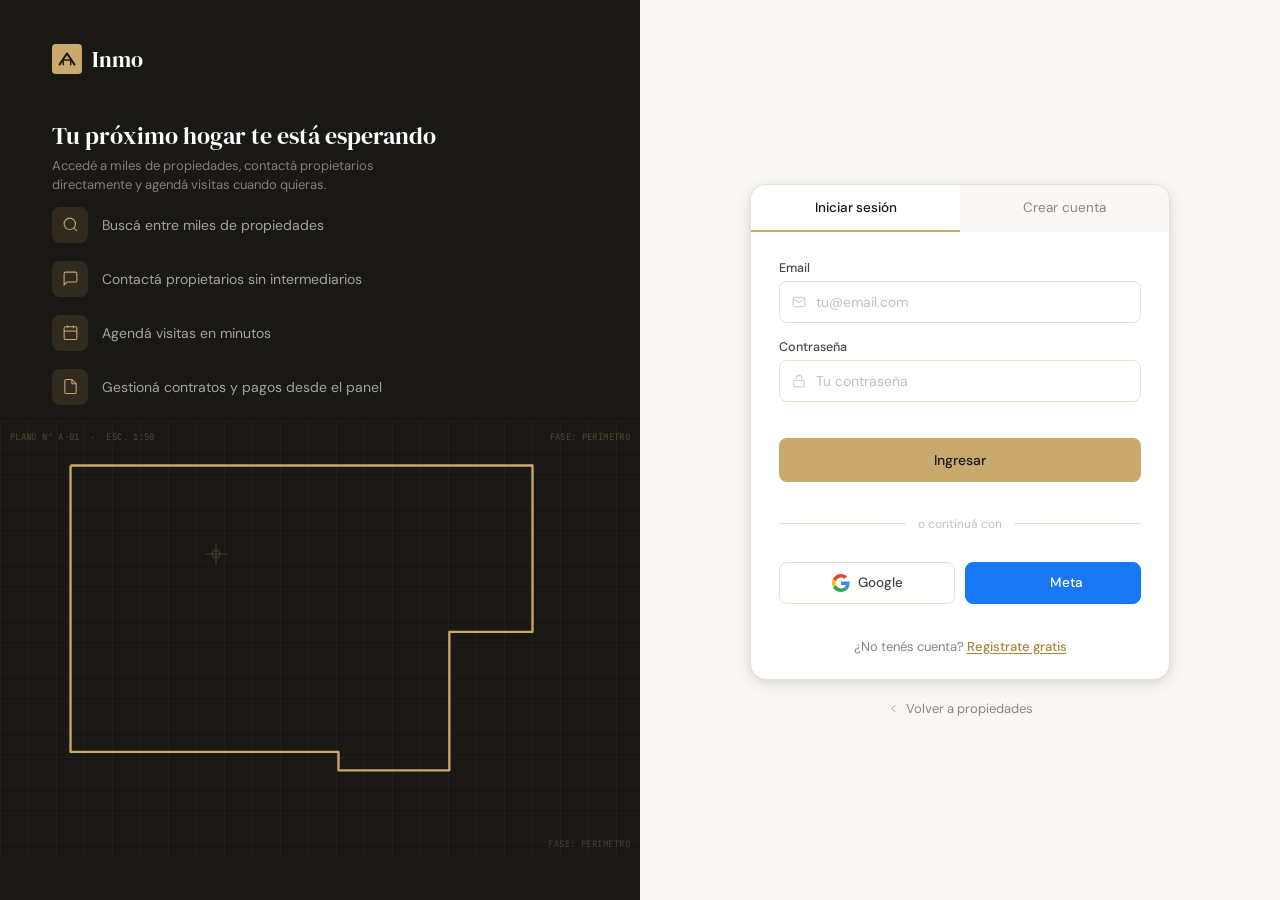
<file: app.html>
<!DOCTYPE html>
<html lang="es">
<head>
  <meta charset="UTF-8" />
  <meta name="viewport" content="width=device-width, initial-scale=1.0" />
  <title>Inmo Platform — Dashboard</title>
  <link rel="preconnect" href="https://fonts.googleapis.com" />
  <link rel="preconnect" href="https://fonts.gstatic.com" crossorigin />
  <link href="https://fonts.googleapis.com/css2?family=DM+Serif+Display:ital@0;1&family=DM+Sans:opsz,wght@9..40,300;9..40,400;9..40,500&display=swap" rel="stylesheet" />
  <link rel="stylesheet" href="style.css" />
</head>
<body>

<div class="app">

  <!-- ── SIDEBAR ── -->
  <aside class="sidebar" id="sidebar">
    <div class="sidebar-top">
      <div class="logo">
        <svg width="28" height="28" viewBox="0 0 32 32" fill="none" aria-hidden="true">
          <rect width="32" height="32" rx="4" fill="#C9A96E"/>
          <path d="M8 22 L16 10 L24 22" stroke="#1A1814" stroke-width="2" fill="none" stroke-linecap="round" stroke-linejoin="round"/>
          <path d="M12 22 L12 17 L20 17 L20 22" stroke="#1A1814" stroke-width="1.5" fill="none" stroke-linecap="round" stroke-linejoin="round"/>
        </svg>
        <span class="logo-text">Inmo Platform</span>
      </div>

      <!-- Role Switcher -->
      <div class="role-switcher">
        <p class="role-label">Vista actual</p>
        <div class="role-list" id="role-list">
          <button class="role-btn active" data-role="agente" onclick="switchRole('agente', this)">
            <span class="role-icon">
              <svg width="14" height="14" viewBox="0 0 24 24" fill="none" stroke="currentColor" stroke-width="1.5"><path d="M16 21v-2a4 4 0 0 0-4-4H6a4 4 0 0 0-4 4v2"/><circle cx="9" cy="7" r="4"/><path d="M22 21v-2a4 4 0 0 0-3-3.87"/><path d="M16 3.13a4 4 0 0 1 0 7.75"/></svg>
            </span>
            Agente
          </button>
          <button class="role-btn" data-role="propietario" onclick="switchRole('propietario', this)">
            <span class="role-icon">
              <svg width="14" height="14" viewBox="0 0 24 24" fill="none" stroke="currentColor" stroke-width="1.5"><path d="m3 9 9-7 9 7v11a2 2 0 0 1-2 2H5a2 2 0 0 1-2-2z"/><polyline points="9 22 9 12 15 12 15 22"/></svg>
            </span>
            Propietario
          </button>
          <button class="role-btn" data-role="buscador" onclick="switchRole('buscador', this)">
            <span class="role-icon">
              <svg width="14" height="14" viewBox="0 0 24 24" fill="none" stroke="currentColor" stroke-width="1.5"><circle cx="11" cy="11" r="8"/><path d="m21 21-4.35-4.35"/></svg>
            </span>
            Buscador
          </button>
          <button class="role-btn" data-role="inquilino" onclick="switchRole('inquilino', this)">
            <span class="role-icon">
              <svg width="14" height="14" viewBox="0 0 24 24" fill="none" stroke="currentColor" stroke-width="1.5"><path d="M20 21v-2a4 4 0 0 0-4-4H8a4 4 0 0 0-4 4v2"/><circle cx="12" cy="7" r="4"/></svg>
            </span>
            Inquilino
          </button>
          <button class="role-btn" data-role="proveedor" onclick="switchRole('proveedor', this)">
            <span class="role-icon">
              <svg width="14" height="14" viewBox="0 0 24 24" fill="none" stroke="currentColor" stroke-width="1.5"><path d="M14.7 6.3a1 1 0 0 0 0 1.4l1.6 1.6a1 1 0 0 0 1.4 0l3.77-3.77a6 6 0 0 1-7.94 7.94l-6.91 6.91a2.12 2.12 0 0 1-3-3l6.91-6.91a6 6 0 0 1 7.94-7.94l-3.76 3.76z"/></svg>
            </span>
            Proveedor
          </button>
          <button class="role-btn" data-role="admin" onclick="switchRole('admin', this)">
            <span class="role-icon">
              <svg width="14" height="14" viewBox="0 0 24 24" fill="none" stroke="currentColor" stroke-width="1.5"><path d="M12 22s8-4 8-10V5l-8-3-8 3v7c0 6 8 10 8 10z"/></svg>
            </span>
            Administrador
          </button>
        </div>
      </div>
    </div>

    <!-- Nav items - cambia según rol -->
    <nav class="sidebar-nav" id="sidebar-nav"></nav>

    <div class="sidebar-bottom">
      <div class="user-chip">
        <div class="user-avatar">JT</div>
        <div class="user-info">
          <span class="user-name">Juan Tevez</span>
          <span class="user-email">admin@inmo.ar</span>
        </div>
      </div>
      <button class="btn-logout" onclick="logout()">
        <svg width="16" height="20" viewBox="0 0 24 24" fill="none" stroke="currentColor" stroke-width="1.5" aria-hidden="true"><path d="M9 21H5a2 2 0 0 1-2-2V5a2 2 0 0 1 2-2h4"/><polyline points="16 17 21 12 16 7"/><line x1="21" y1="12" x2="9" y2="12"/></svg>
        Salir
      </button>
    </div>

  </aside>

  <!-- ── MAIN ── -->
  <main class="main" id="main">

    <!-- Header -->
    <header class="topbar">
      <div class="topbar-left">
        <button class="btn-hamburger" onclick="toggleSidebar()" aria-label="Menú">
          <svg width="18" height="18" viewBox="0 0 24 24" fill="none" stroke="currentColor" stroke-width="1.5"><line x1="3" y1="6" x2="21" y2="6"/><line x1="3" y1="12" x2="21" y2="12"/><line x1="3" y1="18" x2="21" y2="18"/></svg>
        </button>
        <h1 class="page-title" id="page-title">Catálogo de propiedades</h1>
      </div>
      <div class="topbar-right">
        <div class="status-pill" id="status-pill">
          <span class="status-dot"></span>
          <span id="status-text">Conectado</span>
        </div>
        <div class="topbar-services">
          <span class="svc-badge" title="Catalog :8081">C</span>
          <span class="svc-badge" title="CRM :8084">CRM</span>
        </div>
      </div>
    </header>

    <!-- ══ VISTAS ══ -->

    <!-- CATÁLOGO -->
    <section class="view active" id="view-catalog">
      <div class="view-toolbar">
        <div class="filters" id="catalog-filters">
          <select id="filter-operation" onchange="loadProperties()">
            <option value="">Todas las operaciones</option>
            <option value="RENT">Alquiler</option>
            <option value="SALE">Venta</option>
            <option value="TEMP">Temporario</option>
          </select>
          <select id="filter-status" onchange="loadProperties()">
            <option value="">Todos los estados</option>
            <option value="AVAILABLE">Disponible</option>
            <option value="RESERVED">Reservada</option>
            <option value="CLOSED">Alquilada/Vendida</option>
            <option value="UNDER_REPAIR">En reparación</option>
          </select>
          <div class="filter-price">
            <input type="number" id="filter-min" placeholder="Precio mín." oninput="debounceLoad()" />
            <span>—</span>
            <input type="number" id="filter-max" placeholder="Precio máx." oninput="debounceLoad()" />
          </div>
          <button class="btn-secondary" onclick="loadProperties()">
            <svg width="14" height="14" viewBox="0 0 24 24" fill="none" stroke="currentColor" stroke-width="1.5"><circle cx="11" cy="11" r="8"/><path d="m21 21-4.35-4.35"/></svg>
            Buscar
          </button>
        </div>
        <button class="btn-primary-sm" onclick="openPublishModal()">
          <svg width="14" height="14" viewBox="0 0 24 24" fill="none" stroke="currentColor" stroke-width="1.5" aria-hidden="true"><line x1="12" y1="5" x2="12" y2="19"/><line x1="5" y1="12" x2="19" y2="12"/></svg>
          Publicar propiedad
        </button>
      </div>

      <div class="stats-row" id="catalog-stats">
        <div class="stat-card"><span class="stat-val" id="stat-total">—</span><span class="stat-lbl">Total propiedades</span></div>
        <div class="stat-card"><span class="stat-val available" id="stat-available">—</span><span class="stat-lbl">Disponibles</span></div>
        <div class="stat-card"><span class="stat-val reserved" id="stat-reserved">—</span><span class="stat-lbl">Reservadas</span></div>
        <div class="stat-card"><span class="stat-val repair" id="stat-repair">—</span><span class="stat-lbl">En reparación</span></div>
      </div>

      <div class="properties-grid" id="properties-grid">
        <div class="skeleton-grid">
          <div class="skeleton-card"></div>
          <div class="skeleton-card"></div>
          <div class="skeleton-card"></div>
          <div class="skeleton-card"></div>
          <div class="skeleton-card"></div>
          <div class="skeleton-card"></div>
        </div>
      </div>

      <div class="pagination" id="catalog-pagination"></div>
    </section>

    <!-- CRM / LEADS -->
    <section class="view" id="view-crm">
      <div class="view-toolbar">
        <div class="filters">
          <select id="filter-lead-state" onchange="loadLeads()">
            <option value="">Todos los estados</option>
            <option value="NEW">Nuevo</option>
            <option value="CONTACTED">Contactado</option>
            <option value="VISIT_SCHEDULED">Visita agendada</option>
            <option value="CLOSED">Cerrado</option>
          </select>
          <button class="btn-secondary" onclick="loadLeads()">
            <svg width="14" height="14" viewBox="0 0 24 24" fill="none" stroke="currentColor" stroke-width="1.5"><circle cx="11" cy="11" r="8"/><path d="m21 21-4.35-4.35"/></svg>
            Actualizar
          </button>
        </div>
        <button class="btn-primary-sm" onclick="openLeadModal()">
          <svg width="14" height="14" viewBox="0 0 24 24" fill="none" stroke="currentColor" stroke-width="1.5" aria-hidden="true"><line x1="12" y1="5" x2="12" y2="19"/><line x1="5" y1="12" x2="19" y2="12"/></svg>
          Nuevo lead
        </button>
      </div>

      <div class="stats-row">
        <div class="stat-card"><span class="stat-val" id="stat-leads-total">—</span><span class="stat-lbl">Total leads</span></div>
        <div class="stat-card"><span class="stat-val available" id="stat-leads-new">—</span><span class="stat-lbl">Nuevos</span></div>
        <div class="stat-card"><span class="stat-val reserved" id="stat-leads-visit">—</span><span class="stat-lbl">Visitas agendadas</span></div>
        <div class="stat-card"><span class="stat-val" id="stat-leads-closed">—</span><span class="stat-lbl">Cerrados</span></div>
      </div>

      <div class="table-wrapper">
        <table class="data-table" id="leads-table">
          <thead>
            <tr>
              <th>Cliente</th>
              <th>Propiedad</th>
              <th>Email</th>
              <th>Teléfono</th>
              <th>Estado</th>
              <th>Acciones</th>
            </tr>
          </thead>
          <tbody id="leads-tbody">
            <tr class="table-skeleton"><td colspan="6"><div class="skel-row"></div></td></tr>
            <tr class="table-skeleton"><td colspan="6"><div class="skel-row"></div></td></tr>
            <tr class="table-skeleton"><td colspan="6"><div class="skel-row"></div></td></tr>
          </tbody>
        </table>
      </div>
    </section>

    <!-- PLACEHOLDER VIEWS -->
    <section class="view" id="view-contracts">
      <div class="placeholder-view">
        <svg width="48" height="48" viewBox="0 0 24 24" fill="none" stroke="currentColor" stroke-width="1" opacity=".3" aria-hidden="true"><path d="M14 2H6a2 2 0 0 0-2 2v16a2 2 0 0 0 2 2h12a2 2 0 0 0 2-2V8z"/><polyline points="14 2 14 8 20 8"/><line x1="16" y1="13" x2="8" y2="13"/><line x1="16" y1="17" x2="8" y2="17"/><polyline points="10 9 9 9 8 9"/></svg>
        <p>Contratos — próximamente</p>
        <span>Endpoint: <code>:8083</code></span>
      </div>
    </section>

    <section class="view" id="view-finances">
      <div class="placeholder-view">
        <svg width="48" height="48" viewBox="0 0 24 24" fill="none" stroke="currentColor" stroke-width="1" opacity=".3" aria-hidden="true"><line x1="12" y1="1" x2="12" y2="23"/><path d="M17 5H9.5a3.5 3.5 0 0 0 0 7h5a3.5 3.5 0 0 1 0 7H6"/></svg>
        <p>Finanzas — próximamente</p>
        <span>Endpoint: <code>:8082</code></span>
      </div>
    </section>

    <section class="view" id="view-maintenance">
      <div class="placeholder-view">
        <svg width="48" height="48" viewBox="0 0 24 24" fill="none" stroke="currentColor" stroke-width="1" opacity=".3" aria-hidden="true"><path d="M14.7 6.3a1 1 0 0 0 0 1.4l1.6 1.6a1 1 0 0 0 1.4 0l3.77-3.77a6 6 0 0 1-7.94 7.94l-6.91 6.91a2.12 2.12 0 0 1-3-3l6.91-6.91a6 6 0 0 1 7.94-7.94l-3.76 3.76z"/></svg>
        <p>Mantenimiento — próximamente</p>
        <span>Endpoint: <code>:8085</code></span>
      </div>
    </section>

    <section class="view" id="view-admin">
      <div class="placeholder-view">
        <svg width="48" height="48" viewBox="0 0 24 24" fill="none" stroke="currentColor" stroke-width="1" opacity=".3" aria-hidden="true"><path d="M12 22s8-4 8-10V5l-8-3-8 3v7c0 6 8 10 8 10z"/></svg>
        <p>Administración — próximamente</p>
        <span>Gestión de usuarios y configuración global</span>
      </div>
    </section>



    <section class="view" id="view-messages" style="padding:0;overflow:hidden;flex:1"></section>
 
<!-- ══════════════════════════════════════════════════════════
     NOTA: la sección usa display:none como las demás vistas.
     Cuando el usuario hace click en "Mensajes" del sidebar,
     showView('messages') la activa con display:flex y llama
     a loadMessagesView() que inyecta el iframe.
     ══════════════════════════════════════════════════════════ -->
     
  </main>
</div>

<!-- ══ MODAL: Publicar propiedad ══ -->
<div class="modal-overlay" id="modal-publish" onclick="closeModal('modal-publish')">
  <div class="modal" onclick="event.stopPropagation()">
    <div class="modal-header">
      <h2>Publicar propiedad</h2>
      <button class="modal-close" onclick="closeModal('modal-publish')" aria-label="Cerrar">
        <svg width="18" height="18" viewBox="0 0 24 24" fill="none" stroke="currentColor" stroke-width="1.5"><line x1="18" y1="6" x2="6" y2="18"/><line x1="6" y1="6" x2="18" y2="18"/></svg>
      </button>
    </div>
    <form id="form-publish" onsubmit="submitProperty(event)">
      <div class="modal-body">
        <div class="field-group">
          <label for="pub-title">Título</label>
          <input type="text" id="pub-title" placeholder="Ph 3 ambientes con patio" required />
        </div>
        <div class="field-group">
          <label for="pub-desc">Descripción</label>
          <textarea id="pub-desc" rows="2" placeholder="Descripción de la propiedad..."></textarea>
        </div>
        <div class="form-row">
          <div class="field-group">
            <label for="pub-operation">Tipo de operación</label>
            <select id="pub-operation" required onchange="toggleTempSection(this.value)">
              <option value="SALE">Venta</option>
              <option value="RENT">Alquiler</option>
              <option value="TEMP">Temporario</option>
            </select>
          </div>
          <div class="field-group">
            <label for="pub-pet-policy">Mascotas</label>
            <select id="pub-pet-policy">
              <option value="NOT_ALLOWED">No acepta</option>
              <option value="ALLOWED">Acepta mascotas</option>
              <option value="SMALL_ONLY">Solo chicas/medianas</option>
            </select>
          </div>
        </div>
        <div class="form-row">
          <div class="field-group">
            <label for="pub-price">Precio</label>
            <input type="number" id="pub-price" placeholder="150000" required />
          </div>
          <div class="field-group">
            <label for="pub-currency">Moneda</label>
            <select id="pub-currency">
              <option value="ARS">ARS</option>
              <option value="USD">USD</option>
            </select>
          </div>
        </div>
        <div class="field-group">
          <label for="pub-address">Dirección</label>
          <input type="text" id="pub-address" placeholder="Av. Corrientes 1234, CABA" required />
        </div>
        <div class="form-row">
          <div class="field-group">
            <label for="pub-lat">Latitud</label>
            <input type="number" id="pub-lat" step="any" placeholder="-34.6037" />
          </div>
          <div class="field-group">
            <label for="pub-lng">Longitud</label>
            <input type="number" id="pub-lng" step="any" placeholder="-58.3816" />
          </div>
        </div>

        <!-- ── Configuración temporario (solo visible si operation_type = TEMP) ── -->
        <div id="temp-config-section" style="display:none">
          <div class="form-section-divider">
            Configuración temporario
          </div>

          <div class="form-row">
            <div class="field-group">
              <label for="pub-night-price">Precio por noche</label>
              <input type="number" id="pub-night-price" step="0.01" placeholder="40.00" />
            </div>
            <div class="field-group">
              <label for="pub-cleaning-fee">Tarifa de limpieza (fija)</label>
              <input type="number" id="pub-cleaning-fee" step="0.01" placeholder="15.00" />
            </div>
          </div>

          <div class="form-row">
            <div class="field-group">
              <label for="pub-deposit">Depósito en garantía</label>
              <input type="number" id="pub-deposit" step="0.01" placeholder="100.00" />
            </div>
            <div class="field-group">
              <label></label><!-- spacer -->
            </div>
          </div>

          <div class="form-row">
            <div class="field-group">
              <label for="pub-min-nights">Noches mínimas</label>
              <input type="number" id="pub-min-nights" min="1" placeholder="3" />
            </div>
            <div class="field-group">
              <label for="pub-max-nights">Noches máximas</label>
              <input type="number" id="pub-max-nights" min="1" placeholder="90" />
            </div>
          </div>

          <div class="form-row">
            <div class="field-group">
              <label for="pub-checkin-time">Check-in (hora)</label>
              <input type="time" id="pub-checkin-time" value="14:00" />
            </div>
            <div class="field-group">
              <label for="pub-checkout-time">Check-out (hora)</label>
              <input type="time" id="pub-checkout-time" value="10:00" />
            </div>
          </div>

          <div class="form-section-divider">
            Descuentos por estadía <span class="optional-tag">opcional</span>
          </div>
          <div class="form-row">
            <div class="field-group">
              <label for="pub-discount-weekly">Desc. semanal (7+ noches) %</label>
              <input type="number" id="pub-discount-weekly" min="0" max="100" step="0.5" placeholder="10" />
            </div>
            <div class="field-group">
              <label for="pub-discount-monthly">Desc. mensual (28+ noches) %</label>
              <input type="number" id="pub-discount-monthly" min="0" max="100" step="0.5" placeholder="25" />
            </div>
          </div>

          <div class="form-section-divider">
            Comodidades <span class="optional-tag">opcional</span>
          </div>
          <div id="amenities-grid" class="amenities-grid">
            <!-- Infraestructura -->
            <label class="amenity-check"><input type="checkbox" value="wifi" data-cat="infrastructure" data-label="Wi-Fi" /><span>📶 Wi-Fi</span></label>
            <label class="amenity-check"><input type="checkbox" value="ac" data-cat="infrastructure" data-label="Aire acondicionado" /><span>❄️ A/C</span></label>
            <label class="amenity-check"><input type="checkbox" value="heating" data-cat="infrastructure" data-label="Calefacción" /><span>🔥 Calefacción</span></label>
            <label class="amenity-check"><input type="checkbox" value="elevator" data-cat="infrastructure" data-label="Ascensor" /><span>🛗 Ascensor</span></label>
            <!-- Confort -->
            <label class="amenity-check"><input type="checkbox" value="bed_linen" data-cat="comfort" data-label="Ropa de cama" /><span>🛏️ Ropa de cama</span></label>
            <label class="amenity-check"><input type="checkbox" value="kitchen" data-cat="comfort" data-label="Vajilla completa" /><span>🍽️ Vajilla</span></label>
            <label class="amenity-check"><input type="checkbox" value="coffee_maker" data-cat="comfort" data-label="Cafetera" /><span>☕ Cafetera</span></label>
            <label class="amenity-check"><input type="checkbox" value="microwave" data-cat="comfort" data-label="Microondas" /><span>📦 Microondas</span></label>
            <label class="amenity-check"><input type="checkbox" value="hair_dryer" data-cat="comfort" data-label="Secador de pelo" /><span>💨 Secador</span></label>
            <label class="amenity-check"><input type="checkbox" value="iron" data-cat="comfort" data-label="Plancha" /><span>👔 Plancha</span></label>
            <!-- Premium -->
            <label class="amenity-check"><input type="checkbox" value="pool" data-cat="premium" data-label="Piscina" /><span>🏊 Piscina</span></label>
            <label class="amenity-check"><input type="checkbox" value="gym" data-cat="premium" data-label="Gimnasio" /><span>🏋️ Gimnasio</span></label>
            <label class="amenity-check"><input type="checkbox" value="bbq" data-cat="premium" data-label="Parrilla" /><span>🔥 Parrilla</span></label>
            <label class="amenity-check"><input type="checkbox" value="sum" data-cat="premium" data-label="SUM" /><span>🎉 SUM</span></label>
            <label class="amenity-check"><input type="checkbox" value="security" data-cat="premium" data-label="Seguridad 24hs" /><span>🔒 Seguridad 24hs</span></label>
          </div>
        </div>

        <!-- ── Multimedia (opcional) ── -->
        <div class="form-section-divider">
          Multimedia <span class="optional-tag">opcional</span>
        </div>

        <div class="field-group">
          <label>Fotos y videos</label>
          <div id="media-drop-zone" class="media-drop-zone" onclick="document.getElementById('media-file-input').click()">
            <svg width="26" height="26" viewBox="0 0 24 24" fill="none" stroke="currentColor" stroke-width="1.2" aria-hidden="true"><path d="M21 15v4a2 2 0 0 1-2 2H5a2 2 0 0 1-2-2v-4"/><polyline points="17 8 12 3 7 8"/><line x1="12" y1="3" x2="12" y2="15"/></svg>
            <span>Hacé clic o arrastrá archivos acá</span>
            <span class="drop-hint">JPG, PNG, MP4 — máx 50 MB c/u</span>
          </div>
          <input type="file" id="media-file-input" accept="image/*,video/*" multiple style="display:none" onchange="handleFileSelect(event)" />
        </div>
        <div id="media-file-list"></div>

        <div class="field-group" style="margin-top:8px">
          <label>Links de redes sociales</label>
          <div id="social-links-list">
            <div class="social-link-row">
              <input type="text" class="social-platform" placeholder="Red (ej: instagram)" />
              <input type="url"  class="social-url"      placeholder="https://..." />
            </div>
          </div>
          <button type="button" class="btn-add-row" onclick="addSocialLinkRow()">+ Agregar otro enlace</button>
        </div>

        <div class="form-msg" id="publish-msg"></div>
      </div>
      <div class="modal-footer">
        <button type="button" class="btn-ghost" onclick="closeModal('modal-publish')">Cancelar</button>
        <button type="submit" class="btn-primary-sm" id="btn-publish-submit">
          <span class="btn-text">Publicar</span>
          <span class="btn-loader" aria-hidden="true"></span>
        </button>
      </div>
    </form>
  </div>
</div>

<!-- ══ MODAL: Reserva temporaria ══ -->
<div class="modal-overlay" id="modal-reservation" onclick="closeModal('modal-reservation')">
  <div class="modal" onclick="event.stopPropagation()" style="max-width:480px">
    <div class="modal-header">
      <h2 id="modal-res-title">Solicitar reserva</h2>
      <button class="modal-close" onclick="closeModal('modal-reservation')" aria-label="Cerrar">
        <svg width="18" height="18" viewBox="0 0 24 24" fill="none" stroke="currentColor" stroke-width="1.5"><line x1="18" y1="6" x2="6" y2="18"/><line x1="6" y1="6" x2="18" y2="18"/></svg>
      </button>
    </div>
    <div class="modal-body">
      <!-- Desglose de precio (se rellena dinámicamente) -->
      <div id="quote-breakdown" class="quote-card" style="display:none"></div>

      <div class="form-row" style="margin-top:12px">
        <div class="field-group">
          <label for="res-checkin">Check-in</label>
          <input type="date" id="res-checkin" onchange="fetchQuote()" />
        </div>
        <div class="field-group">
          <label for="res-checkout">Check-out</label>
          <input type="date" id="res-checkout" onchange="fetchQuote()" />
        </div>
      </div>

      <div class="field-group">
        <label for="res-message">Mensaje al propietario <span class="optional-tag">opcional</span></label>
        <textarea id="res-message" rows="2" placeholder="Viajo por trabajo, llego el viernes a la tarde..."></textarea>
      </div>

      <div class="form-msg" id="reservation-msg"></div>
    </div>
    <div class="modal-footer">
      <button type="button" class="btn-ghost" onclick="closeModal('modal-reservation')">Cancelar</button>
      <button type="button" class="btn-primary-sm" id="btn-res-submit" onclick="submitReservation()">
        <span class="btn-text">Solicitar reserva</span>
        <span class="btn-loader" aria-hidden="true"></span>
      </button>
    </div>
  </div>
</div>

<!-- ══ MODAL: Nuevo lead ══ -->
<div class="modal-overlay" id="modal-lead" onclick="closeModal('modal-lead')">
  <div class="modal" onclick="event.stopPropagation()">
    <div class="modal-header">
      <h2>Nuevo lead</h2>
      <button class="modal-close" onclick="closeModal('modal-lead')" aria-label="Cerrar">
        <svg width="18" height="18" viewBox="0 0 24 24" fill="none" stroke="currentColor" stroke-width="1.5"><line x1="18" y1="6" x2="6" y2="18"/><line x1="6" y1="6" x2="18" y2="18"/></svg>
      </button>
    </div>
    <form id="form-lead" onsubmit="submitLead(event)">
      <div class="modal-body">
        <div class="form-row">
          <div class="field-group">
            <label for="lead-name">Nombre del cliente</label>
            <input type="text" id="lead-name" placeholder="María García" required />
          </div>
          <div class="field-group">
            <label for="lead-prop">ID de propiedad</label>
            <input type="text" id="lead-prop" placeholder="prop-uuid" required />
          </div>
        </div>
        <div class="form-row">
          <div class="field-group">
            <label for="lead-email">Email</label>
            <input type="email" id="lead-email" placeholder="cliente@email.com" />
          </div>
          <div class="field-group">
            <label for="lead-phone">Teléfono</label>
            <input type="tel" id="lead-phone" placeholder="+54 11 1234-5678" />
          </div>
        </div>
        <div class="form-msg" id="lead-msg"></div>
      </div>
      <div class="modal-footer">
        <button type="button" class="btn-ghost" onclick="closeModal('modal-lead')">Cancelar</button>
        <button type="submit" class="btn-primary-sm" id="btn-lead-submit">
          <span class="btn-text">Crear lead</span>
          <span class="btn-loader" aria-hidden="true"></span>
        </button>
      </div>
    </form>
  </div>
</div>

<!-- ══ MODAL: Detalle de propiedad ══ -->
<div class="modal-overlay" id="modal-detail" onclick="closeModal('modal-detail')">
  <div class="modal modal-lg" onclick="event.stopPropagation()">
    <div class="modal-header">
      <h2 id="detail-title">Detalle de propiedad</h2>
      <button class="modal-close" onclick="closeModal('modal-detail')" aria-label="Cerrar">
        <svg width="18" height="18" viewBox="0 0 24 24" fill="none" stroke="currentColor" stroke-width="1.5"><line x1="18" y1="6" x2="6" y2="18"/><line x1="6" y1="6" x2="18" y2="18"/></svg>
      </button>
    </div>
    <div class="modal-body" id="detail-body"></div>
    <div class="modal-footer" id="detail-footer"></div>
  </div>
</div>

<script src="app.js"></script>
</body>
</html>
</file>
<file: style.css>
/* ── Variables ── */
:root {
  --sand-50:  #FAF8F4;
  --sand-100: #F2EDE3;
  --sand-200: #E8DFCE;
  --sand-300: #D9CBAF;
  --gold:     #C9A96E;
  --gold-dark:#A8863F;
  --ink:      #1A1814;
  --ink-70:   #4A4540;
  --ink-40:   #8A857E;
  --ink-20:   #C4BFB8;
  --ink-10:   #EDEAE5;
  --white:    #FFFFFF;
  --danger:   #C0392B;
  --danger-bg:#FDECEA;
  --success:  #1D7A4A;
  --success-bg:#E8F5EE;
  --warn:     #8A6200;
  --warn-bg:  #FFF8E6;
  --info:     #185FA5;
  --info-bg:  #E6F1FB;

  --sidebar-w: 220px;
  --topbar-h:  56px;
  --font-display: 'DM Serif Display', Georgia, serif;
  --font-body: 'DM Sans', system-ui, sans-serif;
  --radius-sm: 4px;
  --radius-md: 8px;
  --radius-lg: 12px;
  --transition: 180ms cubic-bezier(0.4, 0, 0.2, 1);
}

*, *::before, *::after { box-sizing: border-box; margin: 0; padding: 0; }
html { font-size: 14px; }
body {
  font-family: var(--font-body);
  color: var(--ink);
  background: var(--sand-50);
  -webkit-font-smoothing: antialiased;
}

/* ── App shell ── */
.app {
  display: flex;
  min-height: 100vh;
}

/* ── Sidebar ── */
.sidebar {
  background: var(--ink);
  display: flex;
  flex-direction: column;
  position: fixed;
  top: 0; left: 0;
  height: 100vh;
  width: var(--sidebar-w);
  z-index: 100;
  overflow-y: auto;
  transition: transform var(--transition);
}

.sidebar-top { padding: 20px 16px 0; }

.logo {
  display: flex;
  align-items: center;
  gap: 8px;
  margin-bottom: 24px;
}

.logo-text {
  font-family: var(--font-display);
  font-size: 15px;
  color: var(--white);
  letter-spacing: 0.01em;
}

/* Role switcher */
.role-label {
  font-size: 10px;
  font-weight: 500;
  letter-spacing: 0.1em;
  text-transform: uppercase;
  color: rgba(255,255,255,0.35);
  margin-bottom: 6px;
}

.role-list {
  display: flex;
  flex-direction: column;
  gap: 2px;
  margin-bottom: 20px;
}

.role-btn {
  display: flex;
  align-items: center;
  gap: 8px;
  width: 100%;
  padding: 7px 10px;
  font-family: var(--font-body);
  font-size: 12.5px;
  font-weight: 400;
  color: rgba(255,255,255,0.5);
  background: transparent;
  border: none;
  border-radius: var(--radius-sm);
  cursor: pointer;
  text-align: left;
  transition: background var(--transition), color var(--transition);
}

.role-btn:hover { background: rgba(255,255,255,0.06); color: rgba(255,255,255,0.8); }

.role-btn.active {
  background: rgba(201,169,110,0.15);
  color: var(--gold);
}

.role-icon { display: flex; align-items: center; opacity: 0.7; }
.role-btn.active .role-icon { opacity: 1; }

/* Nav */
.sidebar-nav {
  flex: 1;
  padding: 0 10px;
  display: flex;
  flex-direction: column;
  gap: 2px;
}

.nav-section-label {
  font-size: 10px;
  font-weight: 500;
  letter-spacing: 0.1em;
  text-transform: uppercase;
  color: rgba(255,255,255,0.25);
  padding: 12px 6px 4px;
}

.nav-item {
  display: flex;
  align-items: center;
  gap: 9px;
  padding: 8px 10px;
  font-size: 13px;
  color: rgba(255,255,255,0.55);
  border-radius: var(--radius-sm);
  cursor: pointer;
  border: none;
  background: transparent;
  width: 100%;
  text-align: left;
  text-decoration: none;
  transition: background var(--transition), color var(--transition);
  font-family: var(--font-body);
}

.nav-item:hover { background: rgba(255,255,255,0.06); color: rgba(255,255,255,0.85); }
.nav-item.active { background: rgba(255,255,255,0.1); color: var(--white); }
.nav-item svg { flex-shrink: 0; opacity: 0.7; }
.nav-item.active svg { opacity: 1; }

.nav-badge {
  margin-left: auto;
  background: rgba(201,169,110,0.25);
  color: var(--gold);
  font-size: 10px;
  font-weight: 500;
  padding: 1px 6px;
  border-radius: 99px;
}

/* Sidebar bottom */
.sidebar-bottom {
  padding: 16px;
  border-top: 1px solid rgba(255,255,255,0.08);
  display: flex;
  flex-direction: column;
  gap: 10px;
}

.user-chip {
  display: flex;
  align-items: center;
  gap: 10px;
}

.user-avatar {
  width: 32px; height: 32px;
  border-radius: 50%;
  background: rgba(201,169,110,0.2);
  color: var(--gold);
  font-size: 11px;
  font-weight: 500;
  display: flex;
  align-items: center;
  justify-content: center;
  flex-shrink: 0;
}

.user-info { display: flex; flex-direction: column; overflow: hidden; }
.user-name { font-size: 12.5px; font-weight: 500; color: var(--white); white-space: nowrap; overflow: hidden; text-overflow: ellipsis; }
.user-email { font-size: 11px; color: rgba(255,255,255,0.4); white-space: nowrap; overflow: hidden; text-overflow: ellipsis; }

.btn-logout {
  display: flex;
  align-items: center;
  gap: 7px;
  font-size: 12px;
  color: rgba(255,255,255,0.4);
  text-decoration: none;
  padding: 6px 10px;
  border-radius: var(--radius-sm);
  transition: background var(--transition), color var(--transition);
}

.btn-logout:hover { background: rgba(255,255,255,0.05); color: rgba(255,255,255,0.7); }

/* ── Main ── */
.main {
  margin-left: var(--sidebar-w);
  flex: 1;
  min-width: 0;
  display: flex;
  flex-direction: column;
  min-height: 100vh;
}

/* ── Topbar ── */
.topbar {
  height: var(--topbar-h);
  background: var(--white);
  border-bottom: 1px solid var(--sand-200);
  display: flex;
  align-items: center;
  justify-content: space-between;
  padding: 0 24px;
  position: sticky;
  top: 0;
  z-index: 50;
}

.topbar-left { display: flex; align-items: center; gap: 12px; }

.btn-hamburger {
  display: none;
  background: transparent;
  border: none;
  cursor: pointer;
  color: var(--ink-40);
  padding: 4px;
}

.page-title {
  font-family: var(--font-display);
  font-size: 18px;
  font-weight: 400;
  color: var(--ink);
}

.topbar-right { display: flex; align-items: center; gap: 12px; }

.status-pill {
  display: flex;
  align-items: center;
  gap: 6px;
  font-size: 12px;
  color: var(--ink-40);
  padding: 4px 10px;
  background: var(--sand-100);
  border-radius: 99px;
}

.status-dot {
  width: 6px; height: 6px;
  border-radius: 50%;
  background: var(--success);
}

.status-dot.error { background: var(--danger); }

.topbar-services { display: flex; gap: 4px; }

.svc-badge {
  font-size: 10px;
  font-weight: 500;
  padding: 2px 7px;
  background: var(--sand-100);
  color: var(--ink-40);
  border-radius: 99px;
  cursor: default;
  border: 1px solid var(--sand-200);
}

/* ── Views ── */
.view { display: none; padding: 24px; flex: 1; }
.view.active { display: flex; flex-direction: column; gap: 20px; }

/* ── Toolbar ── */
.view-toolbar {
  display: flex;
  align-items: center;
  justify-content: space-between;
  flex-wrap: wrap;
  gap: 12px;
  position: sticky;
  top: var(--topbar-h);
  z-index: 40;
  background: var(--white);
  padding: 10px 24px;
  margin: 0 -24px;
  box-shadow: 0 1px 0 var(--sand-200);
}

.filters {
  display: flex;
  align-items: center;
  flex-wrap: wrap;
  gap: 8px;
}

.filters select,
.filters input {
  height: 34px;
  padding: 0 10px;
  font-family: var(--font-body);
  font-size: 13px;
  color: var(--ink);
  background: var(--white);
  border: 1px solid var(--sand-200);
  border-radius: var(--radius-md);
  outline: none;
  cursor: pointer;
  transition: border-color var(--transition);
}

.filters select:focus,
.filters input:focus { border-color: var(--gold); }

.filter-price {
  display: flex;
  align-items: center;
  gap: 6px;
}

.filter-price span { font-size: 12px; color: var(--ink-40); }
.filter-price input { width: 100px; }

.btn-secondary {
  display: flex;
  align-items: center;
  gap: 6px;
  height: 34px;
  padding: 0 14px;
  font-family: var(--font-body);
  font-size: 13px;
  color: var(--ink-70);
  background: var(--white);
  border: 1px solid var(--sand-200);
  border-radius: var(--radius-md);
  cursor: pointer;
  transition: border-color var(--transition), background var(--transition);
}

.btn-secondary:hover { border-color: var(--sand-300); background: var(--sand-50); }

.btn-primary-sm {
  display: flex;
  align-items: center;
  gap: 6px;
  height: 34px;
  padding: 0 16px;
  font-family: var(--font-body);
  font-size: 13px;
  font-weight: 500;
  color: var(--ink);
  background: var(--gold);
  border: 1px solid var(--gold);
  border-radius: var(--radius-md);
  cursor: pointer;
  transition: background var(--transition);
  white-space: nowrap;
}

.btn-primary-sm:hover { background: var(--gold-dark); border-color: var(--gold-dark); }

.btn-primary-sm .btn-loader {
  display: none;
  width: 13px; height: 13px;
  border: 2px solid rgba(26,24,20,0.25);
  border-top-color: var(--ink);
  border-radius: 50%;
  animation: spin 600ms linear infinite;
}

.btn-primary-sm.loading .btn-loader { display: block; }
.btn-primary-sm.loading .btn-text { opacity: 0.6; }

@keyframes spin { to { transform: rotate(360deg); } }

/* ── Stats ── */
.stats-row {
  display: grid;
  grid-template-columns: repeat(4, 1fr);
  gap: 12px;
}

.stat-card {
  background: var(--white);
  border: 1px solid var(--sand-200);
  border-radius: var(--radius-lg);
  padding: 16px 20px;
  display: flex;
  flex-direction: column;
  gap: 4px;
}

.stat-val {
  font-family: var(--font-display);
  font-size: 28px;
  color: var(--ink);
  line-height: 1;
}

.stat-val.available { color: var(--success); }
.stat-val.reserved  { color: var(--gold-dark); }
.stat-val.repair    { color: var(--danger); }

.stat-lbl {
  font-size: 11.5px;
  color: var(--ink-40);
  letter-spacing: 0.02em;
}

/* ── Properties Grid ── */
.properties-grid { flex: 1; width: 100%; }

.prop-grid {
  display: grid;
  grid-template-columns: repeat(auto-fill, minmax(240px, 1fr));
  gap: 16px;
  width: 100%;
}

.prop-card {
  background: var(--white);
  border: 1px solid var(--sand-200);
  border-radius: var(--radius-lg);
  overflow: hidden;
  cursor: pointer;
  transition: border-color var(--transition), transform var(--transition);
}

.prop-card:hover { border-color: var(--sand-300); transform: translateY(-1px); }

.prop-card-img {
  height: 140px;
  background: var(--sand-100);
  display: flex;
  align-items: center;
  justify-content: center;
  position: relative;
}

.prop-card-img svg { opacity: 0.2; }

.prop-state-badge {
  position: absolute;
  top: 10px; right: 10px;
  font-size: 10.5px;
  font-weight: 500;
  padding: 3px 8px;
  border-radius: 99px;
  letter-spacing: 0.03em;
}

.state-AVAILABLE  { background: var(--success-bg); color: var(--success); }
.state-RESERVED   { background: var(--warn-bg); color: var(--warn); }
.state-CLOSED     { background: var(--sand-100); color: var(--ink-40); }
.state-UNDER_REPAIR { background: var(--danger-bg); color: var(--danger); }
.state-RENTED     { background: var(--sand-100); color: var(--ink-40); }

.prop-op-badge {
  position: absolute;
  top: 10px; left: 10px;
  font-size: 10px;
  font-weight: 600;
  padding: 3px 8px;
  border-radius: 99px;
  letter-spacing: 0.04em;
  text-transform: uppercase;
}
.op-SALE { background: #dbeafe; color: #1d4ed8; }
.op-RENT { background: #fef9c3; color: #92400e; }
.op-TEMP { background: #f3e8ff; color: #6b21a8; }

.prop-card-body { padding: 14px 16px; }

.prop-card-title {
  font-weight: 500;
  font-size: 14px;
  color: var(--ink);
  margin-bottom: 4px;
  white-space: nowrap;
  overflow: hidden;
  text-overflow: ellipsis;
}

.prop-card-addr {
  font-size: 12px;
  color: var(--ink-40);
  margin-bottom: 12px;
  white-space: nowrap;
  overflow: hidden;
  text-overflow: ellipsis;
}

.prop-card-footer {
  display: flex;
  align-items: center;
  justify-content: space-between;
  border-top: 1px solid var(--sand-100);
  padding-top: 10px;
}

.prop-price {
  font-family: var(--font-display);
  font-size: 16px;
  color: var(--ink);
}

.prop-currency {
  font-family: var(--font-body);
  font-size: 11px;
  color: var(--ink-40);
  margin-left: 3px;
}

.prop-id {
  font-size: 10px;
  color: var(--ink-20);
  font-family: monospace;
}

/* Skeleton */
.skeleton-grid {
  display: grid;
  grid-template-columns: repeat(auto-fill, minmax(280px, 1fr));
  gap: 16px;
}

.skeleton-card {
  height: 220px;
  background: var(--white);
  border: 1px solid var(--sand-200);
  border-radius: var(--radius-lg);
  animation: shimmer 1.4s ease-in-out infinite;
}

@keyframes shimmer {
  0%,100% { opacity: 1; }
  50%      { opacity: 0.5; }
}

/* Empty state */
.empty-state {
  text-align: center;
  padding: 60px 20px;
  color: var(--ink-40);
}

.empty-state svg { margin-bottom: 16px; opacity: 0.3; }
.empty-state p { font-size: 15px; }
.empty-state span { font-size: 12px; color: var(--ink-20); }

/* ── Table ── */
.table-wrapper {
  background: var(--white);
  border: 1px solid var(--sand-200);
  border-radius: var(--radius-lg);
  overflow: hidden;
}

.data-table {
  width: 100%;
  border-collapse: collapse;
  font-size: 13px;
}

.data-table thead tr {
  background: var(--sand-50);
  border-bottom: 1px solid var(--sand-200);
}

.data-table th {
  padding: 10px 16px;
  text-align: left;
  font-weight: 500;
  font-size: 11.5px;
  color: var(--ink-40);
  letter-spacing: 0.04em;
  text-transform: uppercase;
  white-space: nowrap;
}

.data-table td {
  padding: 12px 16px;
  color: var(--ink);
  border-bottom: 1px solid var(--sand-100);
  vertical-align: middle;
}

.data-table tbody tr:last-child td { border-bottom: none; }

.data-table tbody tr:hover { background: var(--sand-50); }

.lead-state-badge {
  display: inline-block;
  font-size: 11px;
  font-weight: 500;
  padding: 3px 9px;
  border-radius: 99px;
}

.lead-NEW           { background: var(--info-bg); color: var(--info); }
.lead-CONTACTED     { background: var(--warn-bg); color: var(--warn); }
.lead-VISIT_SCHEDULED { background: var(--success-bg); color: var(--success); }
.lead-CLOSED        { background: var(--sand-100); color: var(--ink-40); }

.table-skeleton td { padding: 14px 16px; }
.skel-row { height: 16px; background: var(--sand-100); border-radius: 4px; animation: shimmer 1.4s ease-in-out infinite; }

.btn-table {
  font-size: 11px;
  padding: 4px 10px;
  border: 1px solid var(--sand-200);
  border-radius: var(--radius-sm);
  background: var(--white);
  color: var(--ink-70);
  cursor: pointer;
  font-family: var(--font-body);
  transition: border-color var(--transition), background var(--transition);
}

.btn-table:hover { border-color: var(--sand-300); background: var(--sand-50); }
.btn-table.visit { border-color: var(--gold); color: var(--gold-dark); }
.btn-table.visit:hover { background: rgba(201,169,110,0.08); }

/* Pagination */
.pagination {
  display: flex;
  justify-content: center;
  align-items: center;
  gap: 6px;
  padding: 8px 0;
}

.page-btn {
  width: 30px; height: 30px;
  display: flex;
  align-items: center;
  justify-content: center;
  font-size: 12.5px;
  border: 1px solid var(--sand-200);
  border-radius: var(--radius-sm);
  background: var(--white);
  cursor: pointer;
  color: var(--ink-70);
  font-family: var(--font-body);
  transition: background var(--transition), border-color var(--transition);
}

.page-btn:hover { background: var(--sand-50); border-color: var(--sand-300); }
.page-btn.active { background: var(--gold); border-color: var(--gold); color: var(--ink); font-weight: 500; }

/* ── Placeholder views ── */
.placeholder-view {
  flex: 1;
  display: flex;
  flex-direction: column;
  align-items: center;
  justify-content: center;
  gap: 12px;
  text-align: center;
  color: var(--ink-40);
  padding: 80px;
}

.placeholder-view p { font-size: 15px; }
.placeholder-view span { font-size: 12px; color: var(--ink-20); }
.placeholder-view code { font-size: 12px; background: var(--sand-100); padding: 2px 8px; border-radius: 4px; color: var(--ink-40); }

/* ── Modals ── */
.modal-overlay {
  display: none;
  position: fixed;
  inset: 0;
  background: rgba(26,24,20,0.5);
  z-index: 200;
  align-items: center;
  justify-content: center;
  padding: 20px;
}

.modal-overlay.open { display: flex; }

.modal {
  background: var(--white);
  border-radius: var(--radius-lg);
  width: 100%;
  max-width: 480px;
  max-height: 90vh;
  overflow-y: auto;
  animation: modalIn 200ms ease;
}

.modal-lg { max-width: 600px; }

@keyframes modalIn {
  from { opacity: 0; transform: scale(0.97) translateY(8px); }
  to   { opacity: 1; transform: scale(1) translateY(0); }
}

.modal-header {
  display: flex;
  align-items: center;
  justify-content: space-between;
  padding: 20px 24px 16px;
  border-bottom: 1px solid var(--sand-100);
}

.modal-header h2 {
  font-family: var(--font-display);
  font-size: 18px;
  font-weight: 400;
}

.modal-close {
  background: transparent;
  border: none;
  cursor: pointer;
  color: var(--ink-40);
  padding: 4px;
  transition: color var(--transition);
}

.modal-close:hover { color: var(--ink); }

.modal-body { padding: 20px 24px; display: flex; flex-direction: column; gap: 14px; }

.modal-footer {
  padding: 16px 24px;
  border-top: 1px solid var(--sand-100);
  display: flex;
  justify-content: flex-end;
  gap: 10px;
}

.btn-ghost {
  height: 34px;
  padding: 0 16px;
  font-family: var(--font-body);
  font-size: 13px;
  color: var(--ink-40);
  background: transparent;
  border: 1px solid var(--sand-200);
  border-radius: var(--radius-md);
  cursor: pointer;
  transition: background var(--transition);
}

.btn-ghost:hover { background: var(--sand-50); }

/* Modal form */
.form-row { display: grid; grid-template-columns: 1fr 1fr; gap: 12px; }

.field-group { display: flex; flex-direction: column; gap: 5px; }

.field-group label {
  font-size: 12px;
  font-weight: 500;
  color: var(--ink-70);
}

.field-group input,
.field-group select,
.field-group textarea {
  width: 100%;
  padding: 8px 12px;
  font-family: var(--font-body);
  font-size: 13px;
  color: var(--ink);
  background: var(--white);
  border: 1px solid var(--sand-200);
  border-radius: var(--radius-md);
  outline: none;
  transition: border-color var(--transition);
}

.field-group input:focus,
.field-group select:focus,
.field-group textarea:focus { border-color: var(--gold); }

.form-msg {
  font-size: 12.5px;
  border-radius: var(--radius-md);
  max-height: 0;
  overflow: hidden;
  transition: max-height 300ms ease, padding 300ms ease;
}

.form-msg.visible { max-height: 80px; padding: 9px 12px; }
.form-msg.error   { background: var(--danger-bg); color: var(--danger); border: 1px solid rgba(192,57,43,0.2); }
.form-msg.success { background: var(--success-bg); color: var(--success); border: 1px solid rgba(29,122,74,0.2); }

/* Detail modal */
.detail-grid {
  display: grid;
  grid-template-columns: 1fr 1fr;
  gap: 14px;
}

.detail-field { display: flex; flex-direction: column; gap: 3px; }
.detail-field span:first-child { font-size: 11px; color: var(--ink-40); letter-spacing: 0.04em; text-transform: uppercase; }
.detail-field span:last-child { font-size: 14px; color: var(--ink); font-weight: 400; }
.detail-field.full { grid-column: 1 / -1; }

/* ── Form section divider ── */
.form-section-divider {
  font-size: 12px;
  font-weight: 600;
  text-transform: uppercase;
  letter-spacing: .05em;
  color: var(--ink-40);
  border-top: 1px solid var(--sand-200);
  padding-top: 14px;
  margin-top: 4px;
  margin-bottom: 10px;
}
.optional-tag {
  font-weight: 400;
  text-transform: none;
  letter-spacing: 0;
  color: var(--ink-40);
  font-style: italic;
}
.drop-hint { font-size: 11px; color: var(--ink-40); }
.btn-add-row {
  background: none;
  border: none;
  color: var(--gold-dark);
  font-size: 12px;
  cursor: pointer;
  padding: 4px 0;
  margin-top: 2px;
}
.btn-add-row:hover { text-decoration: underline; }

/* ── Media upload ── */
.media-drop-zone {
  border: 2px dashed var(--sand-300);
  border-radius: 8px;
  padding: 20px 16px;
  text-align: center;
  cursor: pointer;
  display: flex;
  flex-direction: column;
  align-items: center;
  gap: 6px;
  color: var(--ink-40);
  font-size: 13px;
  transition: border-color .15s, background .15s;
}
.media-drop-zone:hover { border-color: var(--gold); background: var(--sand-100); }
.media-drop-zone.drag-over { border-color: var(--gold); background: var(--sand-100); }

.media-file-item {
  display: flex;
  align-items: center;
  gap: 8px;
  font-size: 12px;
  padding: 6px 8px;
  border-radius: 6px;
  background: var(--sand-100);
  margin-bottom: 4px;
}
.media-file-item .file-name { flex: 1; overflow: hidden; text-overflow: ellipsis; white-space: nowrap; }
.media-file-item .file-status { font-size: 11px; color: var(--ink-40); }
.media-file-item .file-status.ok { color: var(--success); }
.media-file-item .file-status.err { color: var(--danger); }

.social-link-row {
  display: flex;
  gap: 6px;
  margin-bottom: 6px;
}
.social-link-row input { padding: 7px 10px; border: 1px solid var(--sand-200); border-radius: 6px; font-size: 13px; background: var(--white); color: var(--ink); }
.social-link-row input:focus { outline: none; border-color: var(--gold); }

/* ── Amenities ── */
.amenities-grid {
  display: grid;
  grid-template-columns: repeat(3, 1fr);
  gap: 6px;
  margin-top: 4px;
}
.amenity-check {
  display: flex;
  align-items: center;
  gap: 6px;
  font-size: 12px;
  cursor: pointer;
  padding: 5px 6px;
  border-radius: 6px;
  border: 1px solid var(--sand-200);
  background: var(--white);
  transition: background .12s, border-color .12s;
}
.amenity-check:hover { background: var(--sand-100); }
.amenity-check input { accent-color: var(--gold-dark); }
.amenity-check input:checked + span { font-weight: 600; }
.amenity-check:has(input:checked) { border-color: var(--gold); background: var(--sand-100); }

/* Amenities en detalle de propiedad */
.amenities-display { margin-top: 6px; }
.amenity-group { margin-bottom: 8px; font-size: 12px; }
.amenity-group strong { display: block; color: var(--ink-40); font-size: 11px; text-transform: uppercase; letter-spacing: .04em; margin-bottom: 4px; }
.amenity-tag {
  display: inline-block;
  background: var(--sand-100);
  border: 1px solid var(--sand-200);
  border-radius: 4px;
  padding: 2px 7px;
  font-size: 12px;
  margin: 2px 3px 2px 0;
}

/* ── Quote card ── */
.quote-card {
  background: var(--sand-100);
  border: 1px solid var(--sand-200);
  border-radius: var(--radius-md);
  padding: 12px 14px;
  font-size: 13px;
}
.quote-line {
  display: flex;
  justify-content: space-between;
  padding: 3px 0;
  color: var(--ink);
}
.quote-line.discount { color: var(--success); }
.quote-line.muted    { color: var(--ink-40); }
.quote-line.total    {
  font-weight: 700;
  border-top: 1px solid var(--sand-200);
  margin-top: 6px;
  padding-top: 8px;
  font-size: 15px;
}
.quote-times {
  font-size: 11px;
  color: var(--ink-40);
  margin-top: 8px;
  text-align: center;
}

/* ── Media gallery en detalle de propiedad ── */
.detail-media-section {
  margin-bottom: 12px;
}
.media-gallery {
  display: grid;
  grid-template-columns: repeat(auto-fill, minmax(120px, 1fr));
  gap: 6px;
  margin-bottom: 10px;
}
.media-thumb {
  width: 100%;
  aspect-ratio: 4/3;
  object-fit: cover;
  border-radius: var(--radius-md);
  border: 1px solid var(--sand-200);
  background: var(--sand-100);
  display: block;
  transition: opacity .15s;
}
.media-thumb:hover { opacity: .85; }
.social-links-display {
  display: flex;
  flex-wrap: wrap;
  gap: 6px;
  margin-top: 4px;
}
.social-link-pill {
  display: inline-flex;
  align-items: center;
  gap: 4px;
  padding: 4px 10px;
  border-radius: 20px;
  background: var(--sand-100);
  border: 1px solid var(--sand-200);
  font-size: 12px;
  color: var(--ink);
  text-decoration: none;
  text-transform: capitalize;
  transition: background .12s;
}
.social-link-pill:hover { background: var(--sand-200); }

/* ── Responsive ── */
@media (max-width: 900px) {
  .app { grid-template-columns: 1fr; }
  .sidebar { transform: translateX(-100%); }
  .sidebar.open { transform: translateX(0); }
  .main { margin-left: 0; }
  .btn-hamburger { display: flex; }
  .stats-row { grid-template-columns: repeat(2, 1fr); }
  .form-row { grid-template-columns: 1fr; }
  .filter-price { flex-wrap: wrap; }
}

@media (max-width: 480px) {
  .view { padding: 16px; }
  .stats-row { grid-template-columns: repeat(2, 1fr); }
  .view-toolbar { flex-direction: column; align-items: flex-start; }
}

.user-info {
    display: flex;
    flex-direction: column; /* Esto los alinea uno debajo del otro */
    justify-content: center; /* Los centra verticalmente si es necesario */
}


/* 1. Estado NORMAL del botón (como se ve siempre) */
.btn-logout {
    background-color: #f3f4f6; /* Un gris muy claro (cambia esto por el color que quieras de fondo) */
    color: #dc2626;            /* El texto y el icono se verán rojos */
    border: 1px solid #e5e7eb; /* Un borde sutil */
    padding: 8px 12px;
    border-radius: 6px;
    cursor: pointer;
    display: inline-flex;
    align-items: center;
    gap: 8px;                  /* Separa el icono SVG del texto "Salir" */
    transition: all 0.2s ease; /* Hace que el cambio de color sea suave */
}

/* El truco mágico para el SVG: hereda el color del texto */
.btn-logout svg {
    stroke: currentColor; 
}

/* 2. Estado HOVER (cuando pasas el cursor por encima) */
.btn-logout:hover {
    background-color: #dc2626; /* El fondo se vuelve rojo */
    color: #ffffff;            /* El texto y el icono cambian a blanco */
    border-color: #dc2626;
}
</file>
<file: loginregister.css>
/* ── Design tokens ── */
:root {
  --sand-50:   #FAF8F4;
  --sand-100:  #F2EDE3;
  --sand-200:  #E8DFCE;
  --sand-300:  #D9CBAF;
  --gold:      #C9A96E;
  --gold-dark: #A8863F;
  --ink:       #1A1814;
  --ink-70:    #4A4540;
  --ink-40:    #8A857E;
  --ink-20:    #C4BFB8;
  --white:     #FFFFFF;
  --danger:    #C0392B;
  --danger-bg: #FDECEA;
  --success:   #1D7A4A;
  --success-bg:#E8F5EE;

  --font-display: 'DM Serif Display', Georgia, serif;
  --font-body:    'DM Sans', system-ui, sans-serif;
  --radius-sm: 4px;
  --radius-md: 8px;
  --radius-lg: 12px;
  --radius-xl: 16px;
  --transition: 180ms cubic-bezier(0.4, 0, 0.2, 1);
  --shadow-md: 0 4px 20px rgba(26,24,20,0.10), 0 2px 6px rgba(26,24,20,0.06);
}

*, *::before, *::after { box-sizing: border-box; margin: 0; padding: 0; }
html { font-size: 15px; }
body {
  font-family: var(--font-body);
  color: var(--ink);
  -webkit-font-smoothing: antialiased;
  min-height: 100vh;
}

/* ── LAYOUT ── */
.auth-layout {
  display: grid;
  grid-template-columns: 1fr 1fr;
  min-height: 100vh;
}

/* ── LEFT PANEL ── */
.auth-panel-left {
  background: var(--ink);
  padding: 44px 52px;
  display: flex;
  flex-direction: column;
  position: sticky;
  top: 0;
  height: 100vh;
  overflow: hidden;
}

.auth-logo {
  display: flex;
  align-items: center;
  gap: 10px;
  text-decoration: none;
  margin-bottom: 48px;
  flex-shrink: 0;
}

.auth-logo span {
  font-family: var(--font-display);
  font-size: 22px;
  color: var(--white);
}

.auth-branding {
  flex: 1;
  display: flex;
  flex-direction: column;
  justify-content: center;
}

.auth-brand-title {
  font-family: var(--font-display);
  font-size: clamp(26px, 2.8vw, 38px);
  font-weight: 400;
  color: var(--white);
  line-height: 1.15;
  margin-bottom: 16px;
}

.auth-brand-sub {
  font-size: 15px;
  color: rgba(255,255,255,0.45);
  line-height: 1.65;
  margin-bottom: 44px;
  max-width: 380px;
}

.auth-features {
  display: flex;
  flex-direction: column;
  gap: 18px;
  list-style: none;
}

.auth-feature {
  display: flex;
  align-items: center;
  gap: 14px;
  font-size: 14px;
  color: rgba(255,255,255,0.6);
}

.feature-icon {
  width: 36px; height: 36px;
  border-radius: var(--radius-md);
  background: rgba(201,169,110,0.12);
  display: flex; align-items: center; justify-content: center;
  color: var(--gold);
  flex-shrink: 0;
}

/* ── RIGHT PANEL ── */
.auth-panel-right {
  background: var(--sand-50);
  display: flex;
  flex-direction: column;
  align-items: center;
  justify-content: center;
  padding: 48px 32px;
  min-height: 100vh;
}

/* ── CARD ── */
.auth-card {
  background: var(--white);
  border: 1px solid var(--sand-200);
  border-radius: var(--radius-xl);
  width: 100%;
  max-width: 420px;
  overflow: hidden;
  box-shadow: var(--shadow-md);
}

/* ── TABS ── */
.auth-tabs {
  display: flex;
  border-bottom: 1px solid var(--sand-200);
}

.auth-tab {
  flex: 1;
  padding: 14px;
  font-family: var(--font-body);
  font-size: 13.5px;
  color: var(--ink-40);
  background: var(--sand-50);
  border: none;
  border-bottom: 2px solid transparent;
  cursor: pointer;
  transition: color var(--transition), border-color var(--transition), background var(--transition);
  margin-bottom: -1px;
}

.auth-tab:hover { color: var(--ink-70); background: var(--sand-100); }

.auth-tab.active {
  color: var(--ink);
  font-weight: 500;
  background: var(--white);
  border-bottom-color: var(--gold);
}

/* ── FORMS ── */
.auth-form {
  display: none;
  flex-direction: column;
  gap: 16px;
  padding: 28px 28px 24px;
}

.auth-form.active { display: flex; }

.form-row {
  display: grid;
  grid-template-columns: 1fr 1fr;
  gap: 12px;
}

.field-group {
  display: flex;
  flex-direction: column;
  gap: 5px;
}

.field-group label {
  font-size: 12.5px;
  font-weight: 500;
  color: var(--ink-70);
}

/* Input with icon */
.input-wrap {
  display: flex;
  align-items: center;
  gap: 10px;
  padding: 0 12px;
  height: 42px;
  border: 1px solid var(--sand-200);
  border-radius: var(--radius-md);
  background: var(--white);
  transition: border-color var(--transition);
  color: var(--ink-20);
}

.input-wrap:focus-within {
  border-color: var(--gold);
  color: var(--gold-dark);
}

.input-wrap input {
  flex: 1;
  border: none;
  outline: none;
  font-family: var(--font-body);
  font-size: 14px;
  color: var(--ink);
  background: transparent;
}

.input-wrap input::placeholder { color: var(--ink-20); }

/* Plain input (no icon) */
.field-group > input[type="text"] {
  width: 100%;
  height: 42px;
  padding: 0 12px;
  font-family: var(--font-body);
  font-size: 14px;
  color: var(--ink);
  background: var(--white);
  border: 1px solid var(--sand-200);
  border-radius: var(--radius-md);
  outline: none;
  transition: border-color var(--transition);
}

.field-group > input[type="text"]:focus { border-color: var(--gold); }
.field-group > input[type="text"]::placeholder { color: var(--ink-20); }

/* ── USER TYPE SELECTOR ── */
.user-type-grid {
  display: grid;
  grid-template-columns: repeat(3, 1fr);
  gap: 8px;
}

.type-option { cursor: pointer; }
.type-option input[type="radio"] { display: none; }

.type-card {
  display: flex;
  flex-direction: column;
  align-items: center;
  gap: 6px;
  padding: 12px 8px;
  border: 1.5px solid var(--sand-200);
  border-radius: var(--radius-md);
  font-size: 12.5px;
  color: var(--ink-40);
  transition: border-color var(--transition), color var(--transition), background var(--transition);
  user-select: none;
}

.type-option input:checked + .type-card {
  border-color: var(--gold);
  color: var(--gold-dark);
  background: rgba(201,169,110,0.08);
}

.type-card:hover { border-color: var(--sand-300); color: var(--ink-70); }

/* ── SUBMIT BUTTON ── */
.btn-auth-submit {
  display: flex;
  align-items: center;
  justify-content: center;
  gap: 8px;
  width: 100%;
  height: 44px;
  font-family: var(--font-body);
  font-size: 14px;
  font-weight: 500;
  color: var(--ink);
  background: var(--gold);
  border: none;
  border-radius: var(--radius-md);
  cursor: pointer;
  transition: background var(--transition);
  margin-top: 4px;
}

.btn-auth-submit:hover { background: var(--gold-dark); }

.btn-auth-submit .btn-loader {
  display: none;
  width: 14px; height: 14px;
  border: 2px solid rgba(26,24,20,0.25);
  border-top-color: var(--ink);
  border-radius: 50%;
  animation: spin 600ms linear infinite;
}

.btn-auth-submit.loading .btn-loader { display: block; }
.btn-auth-submit.loading .btn-text  { opacity: 0.6; }

@keyframes spin { to { transform: rotate(360deg); } }

/* ── FORM MESSAGES ── */
.form-msg {
  font-size: 13px;
  border-radius: var(--radius-md);
  max-height: 0;
  overflow: hidden;
  transition: max-height 300ms ease, padding 300ms ease;
}

.form-msg.visible { max-height: 80px; padding: 10px 12px; }
.form-msg.error   { background: var(--danger-bg); color: var(--danger); border: 1px solid rgba(192,57,43,0.2); }
.form-msg.success { background: var(--success-bg); color: var(--success); border: 1px solid rgba(29,122,74,0.2); }

/* ── SSO DIVIDER ── */
.sso-divider {
  display: flex;
  align-items: center;
  gap: 12px;
  margin: 18px 0 14px;
  color: var(--ink-20);
  font-size: 12px;
}
.sso-divider::before,
.sso-divider::after {
  content: '';
  flex: 1;
  height: 1px;
  background: var(--sand-200);
}

/* ── SSO BUTTONS ── */
.sso-buttons {
  display: grid;
  grid-template-columns: 1fr 1fr;
  gap: 10px;
  margin-bottom: 18px;
}

.btn-sso {
  display: flex;
  align-items: center;
  justify-content: center;
  gap: 8px;
  height: 42px;
  font-family: var(--font-body);
  font-size: 13.5px;
  font-weight: 500;
  border-radius: var(--radius-md);
  cursor: pointer;
  transition: background var(--transition), border-color var(--transition), opacity var(--transition);
}
.btn-sso:disabled { opacity: 0.5; cursor: not-allowed; }

.btn-sso-google {
  color: var(--ink-70);
  background: var(--white);
  border: 1px solid var(--sand-200);
}
.btn-sso-google:hover:not(:disabled) { background: var(--sand-50); border-color: var(--sand-300); }

.btn-sso-meta {
  color: var(--white);
  background: #1877F2;
  border: 1px solid #1877F2;
}
.btn-sso-meta:hover:not(:disabled) { background: #166FE5; border-color: #166FE5; }

/* ── AUTH SWITCH ── */
.auth-switch {
  text-align: center;
  font-size: 13px;
  color: var(--ink-40);
}

.link-btn {
  background: none;
  border: none;
  cursor: pointer;
  font-family: var(--font-body);
  font-size: 13px;
  color: var(--gold-dark);
  font-weight: 500;
  padding: 0;
  text-decoration: underline;
  text-underline-offset: 2px;
}

.link-btn:hover { color: var(--ink); }

/* ── BACK LINK ── */
.back-to-landing {
  display: flex;
  align-items: center;
  gap: 6px;
  margin-top: 20px;
  font-size: 13px;
  color: var(--ink-40);
  text-decoration: none;
  transition: color var(--transition);
}

.back-to-landing:hover { color: var(--ink); }

/* ── RESPONSIVE ── */
@media (max-width: 800px) {
  .auth-layout { grid-template-columns: 1fr; }

  .auth-panel-left {
    display: none;
  }

  .auth-panel-right {
    padding: 40px 20px;
    justify-content: flex-start;
    padding-top: 56px;
  }

  .auth-card { max-width: 100%; }
  .form-row  { grid-template-columns: 1fr; }
}

/* ─────────────────────────────────────────
   Mejoras al selector de rol en registro
   Agregar al final de loginregister.css
───────────────────────────────────────── */

/* Grid de 4 opciones en 2 columnas */
.user-type-grid {
  display: grid;
  grid-template-columns: 1fr 1fr;
  gap: 8px;
}

/* Cards con descripción secundaria */
.type-card {
  display: flex;
  flex-direction: column;
  align-items: flex-start;
  gap: 3px;
  padding: 12px 12px 10px;
  border: 1.5px solid var(--sand-200);
  border-radius: var(--radius-md);
  transition: border-color var(--transition), background var(--transition);
  user-select: none;
  cursor: pointer;
}

.type-card:hover { border-color: var(--sand-300); background: var(--sand-50); }

.type-option input:checked + .type-card {
  border-color: var(--gold);
  background: rgba(201,169,110,0.07);
}

/* Textos dentro de la card */
.type-label {
  font-size: 13px;
  font-weight: 500;
  color: var(--ink);
  line-height: 1.2;
}

.type-desc {
  font-size: 11px;
  color: var(--ink-40);
  line-height: 1.4;
}

/* Ícono dentro de la card */
.type-card svg {
  color: var(--ink-20);
  margin-bottom: 4px;
  transition: color var(--transition);
}

.type-option input:checked + .type-card svg { color: var(--gold-dark); }

/* Hint de error cuando no se seleccionó rol */
.role-hint {
  display: none;
  font-size: 11.5px;
  color: var(--danger);
  margin-top: 4px;
}

.role-hint.visible { display: block; }

/* Responsive: 1 columna en mobile muy pequeño */
@media (max-width: 360px) {
  .user-type-grid { grid-template-columns: 1fr; }
}
</file>
<file: mensajes.css>
/* ── Design tokens (mismo que landing.css / style.css) ── */
:root {
  --sand-50:  #FAF8F4;
  --sand-100: #F2EDE3;
  --sand-200: #E8DFCE;
  --sand-300: #D9CBAF;
  --gold:     #C9A96E;
  --gold-dark:#A8863F;
  --ink:      #1A1814;
  --ink-70:   #4A4540;
  --ink-40:   #8A857E;
  --ink-20:   #C4BFB8;
  --white:    #FFFFFF;
  --danger:   #C0392B;
  --danger-bg:#FDECEA;
  --success:  #1D7A4A;
  --success-bg:#E8F5EE;
  --warn:     #8A6200;
  --warn-bg:  #FFF8E6;

  --font-display: 'DM Serif Display', Georgia, serif;
  --font-body:    'DM Sans', system-ui, sans-serif;
  --radius-sm: 4px;
  --radius-md: 8px;
  --radius-lg: 12px;
  --radius-xl: 16px;
  --transition: 180ms cubic-bezier(0.4, 0, 0.2, 1);
  --shadow-sm: 0 1px 3px rgba(26,24,20,0.07);
  --shadow-md: 0 4px 16px rgba(26,24,20,0.10);
}

*, *::before, *::after { box-sizing: border-box; margin: 0; padding: 0; }
html { font-size: 14px; }
body {
  font-family: var(--font-body);
  color: var(--ink);
  background: var(--sand-50);
  -webkit-font-smoothing: antialiased;
  height: 100vh;
  overflow: hidden;
}

/* ══════════════════════════════════════
   SHELL
══════════════════════════════════════ */
.msg-app {
  display: flex;
  flex-direction: column;
  height: 100vh;
}

/* ── Topbar ── */
.msg-topbar {
  height: 56px;
  background: var(--white);
  border-bottom: 1px solid var(--sand-200);
  display: flex;
  align-items: center;
  padding: 0 20px;
  gap: 16px;
  flex-shrink: 0;
  z-index: 10;
}

.msg-topbar-logo {
  display: flex;
  align-items: center;
  gap: 8px;
  text-decoration: none;
  flex-shrink: 0;
}

.msg-topbar-logo span {
  font-family: var(--font-display);
  font-size: 17px;
  color: var(--ink);
}

.msg-topbar-title {
  font-family: var(--font-display);
  font-size: 17px;
  color: var(--ink);
  flex: 1;
}

.msg-topbar-back {
  display: none; /* solo en mobile */
  align-items: center;
  gap: 6px;
  background: transparent;
  border: none;
  cursor: pointer;
  color: var(--ink-40);
  font-family: var(--font-body);
  font-size: 13px;
  padding: 4px 8px;
  border-radius: var(--radius-md);
  transition: background var(--transition), color var(--transition);
}

.msg-topbar-back:hover { background: var(--sand-100); color: var(--ink); }

.msg-topbar-role {
  font-size: 12px;
  color: var(--ink-40);
  background: var(--sand-100);
  border: 1px solid var(--sand-200);
  padding: 4px 10px;
  border-radius: 99px;
  white-space: nowrap;
}

.btn-topbar-dash {
  display: flex;
  align-items: center;
  gap: 6px;
  font-size: 12.5px;
  font-weight: 500;
  color: var(--ink-70);
  text-decoration: none;
  padding: 6px 12px;
  border: 1px solid var(--sand-200);
  border-radius: var(--radius-md);
  transition: border-color var(--transition), background var(--transition);
  white-space: nowrap;
}

.btn-topbar-dash:hover { border-color: var(--sand-300); background: var(--sand-50); }

/* ══════════════════════════════════════
   DOBLE PANEL
══════════════════════════════════════ */
.msg-body {
  display: flex;
  flex: 1;
  min-height: 0;
  overflow: hidden;
}

/* ── Columna izquierda: lista de conversaciones ── */
.conv-list-panel {
  width: 300px;
  flex-shrink: 0;
  border-right: 1px solid var(--sand-200);
  background: var(--white);
  display: flex;
  flex-direction: column;
  min-height: 0;
}

.conv-list-header {
  padding: 16px 18px 12px;
  border-bottom: 1px solid var(--sand-100);
  flex-shrink: 0;
}

.conv-list-header h2 {
  font-family: var(--font-display);
  font-size: 16px;
  font-weight: 400;
  color: var(--ink);
  margin-bottom: 10px;
}

.conv-search {
  display: flex;
  align-items: center;
  gap: 8px;
  background: var(--sand-50);
  border: 1px solid var(--sand-200);
  border-radius: var(--radius-md);
  padding: 6px 10px;
}

.conv-search input {
  flex: 1;
  border: none;
  background: transparent;
  outline: none;
  font-family: var(--font-body);
  font-size: 13px;
  color: var(--ink);
}

.conv-search input::placeholder { color: var(--ink-20); }
.conv-search svg { color: var(--ink-20); flex-shrink: 0; }

.conv-list {
  flex: 1;
  overflow-y: auto;
  scrollbar-width: thin;
  scrollbar-color: var(--sand-200) transparent;
}

.conv-list::-webkit-scrollbar { width: 4px; }
.conv-list::-webkit-scrollbar-thumb { background: var(--sand-200); border-radius: 99px; }

/* Ítem de conversación */
.conv-item {
  display: flex;
  align-items: flex-start;
  gap: 11px;
  padding: 13px 18px;
  cursor: pointer;
  border-bottom: 1px solid var(--sand-100);
  transition: background var(--transition);
  position: relative;
}

.conv-item:hover { background: var(--sand-50); }
.conv-item.active { background: rgba(201,169,110,0.07); border-left: 3px solid var(--gold); padding-left: 15px; }

.conv-avatar {
  width: 38px; height: 38px;
  border-radius: 50%;
  background: var(--sand-100);
  display: flex; align-items: center; justify-content: center;
  flex-shrink: 0;
  font-size: 13px;
  font-weight: 500;
  color: var(--ink-70);
  border: 1px solid var(--sand-200);
}

.conv-item.active .conv-avatar {
  background: rgba(201,169,110,0.15);
  border-color: var(--gold);
  color: var(--gold-dark);
}

.conv-item-body { flex: 1; min-width: 0; }

.conv-item-top {
  display: flex;
  align-items: baseline;
  justify-content: space-between;
  gap: 6px;
  margin-bottom: 3px;
}

.conv-item-name {
  font-size: 13.5px;
  font-weight: 500;
  color: var(--ink);
  white-space: nowrap;
  overflow: hidden;
  text-overflow: ellipsis;
}

.conv-item-time {
  font-size: 11px;
  color: var(--ink-20);
  flex-shrink: 0;
}

.conv-item-prop {
  font-size: 12px;
  color: var(--gold-dark);
  white-space: nowrap;
  overflow: hidden;
  text-overflow: ellipsis;
  margin-bottom: 2px;
}

.conv-item-preview {
  font-size: 12px;
  color: var(--ink-40);
  white-space: nowrap;
  overflow: hidden;
  text-overflow: ellipsis;
}

.conv-unread-dot {
  position: absolute;
  top: 16px; right: 14px;
  width: 8px; height: 8px;
  border-radius: 50%;
  background: var(--gold);
  display: none;
}

.conv-item.unread .conv-unread-dot { display: block; }
.conv-item.unread .conv-item-name  { font-weight: 600; color: var(--ink); }
.conv-item.unread .conv-item-preview { color: var(--ink-70); font-weight: 500; }

/* Skeleton */
.conv-skeleton {
  padding: 13px 18px;
  border-bottom: 1px solid var(--sand-100);
  display: flex;
  gap: 11px;
  align-items: flex-start;
}

.skel-circle {
  width: 38px; height: 38px;
  border-radius: 50%;
  background: var(--sand-100);
  flex-shrink: 0;
  animation: shimmer 1.4s ease-in-out infinite;
}

.skel-lines { flex: 1; display: flex; flex-direction: column; gap: 6px; padding-top: 4px; }
.skel-line  { height: 12px; background: var(--sand-100); border-radius: 4px; animation: shimmer 1.4s ease-in-out infinite; }
.skel-line.short { width: 60%; }

@keyframes shimmer { 0%,100% { opacity: 1; } 50% { opacity: 0.45; } }

/* Empty state lista */
.conv-empty {
  flex: 1;
  display: flex;
  flex-direction: column;
  align-items: center;
  justify-content: center;
  gap: 10px;
  color: var(--ink-40);
  padding: 40px 20px;
  text-align: center;
}

.conv-empty svg { opacity: 0.25; }
.conv-empty p   { font-size: 14px; }
.conv-empty span { font-size: 12px; color: var(--ink-20); }

/* ══════════════════════════════════════
   COLUMNA DERECHA — HILO DE MENSAJES
══════════════════════════════════════ */
.chat-panel {
  flex: 1;
  min-width: 0;
  display: flex;
  flex-direction: column;
  background: var(--sand-50);
}

/* Header del hilo */
.chat-header {
  height: 56px;
  background: var(--white);
  border-bottom: 1px solid var(--sand-200);
  display: flex;
  align-items: center;
  padding: 0 20px;
  gap: 12px;
  flex-shrink: 0;
}

.chat-header-avatar {
  width: 34px; height: 34px;
  border-radius: 50%;
  background: rgba(201,169,110,0.15);
  border: 1px solid var(--gold);
  display: flex; align-items: center; justify-content: center;
  font-size: 12px;
  font-weight: 500;
  color: var(--gold-dark);
  flex-shrink: 0;
}

.chat-header-info { flex: 1; min-width: 0; }

.chat-header-name {
  font-size: 14px;
  font-weight: 500;
  color: var(--ink);
  white-space: nowrap;
  overflow: hidden;
  text-overflow: ellipsis;
}

.chat-header-prop {
  font-size: 12px;
  color: var(--gold-dark);
  white-space: nowrap;
  overflow: hidden;
  text-overflow: ellipsis;
}

.chat-header-status {
  display: flex;
  align-items: center;
  gap: 5px;
  font-size: 11.5px;
  color: var(--ink-40);
  flex-shrink: 0;
}

.chat-status-dot {
  width: 7px; height: 7px;
  border-radius: 50%;
  background: var(--sand-300);
}

.chat-status-dot.polling { background: var(--success); animation: pulse 2s ease-in-out infinite; }

@keyframes pulse { 0%,100% { opacity: 1; } 50% { opacity: 0.4; } }

/* Zona de mensajes */
.chat-messages {
  flex: 1;
  overflow-y: auto;
  padding: 20px 24px;
  display: flex;
  flex-direction: column;
  gap: 6px;
  scrollbar-width: thin;
  scrollbar-color: var(--sand-200) transparent;
}

.chat-messages::-webkit-scrollbar { width: 4px; }
.chat-messages::-webkit-scrollbar-thumb { background: var(--sand-200); border-radius: 99px; }

/* ── Burbujas de texto ── */
.msg-bubble-wrap {
  display: flex;
  flex-direction: column;
  max-width: 68%;
  animation: msgIn 160ms ease;
}

@keyframes msgIn {
  from { opacity: 0; transform: translateY(6px); }
  to   { opacity: 1; transform: translateY(0); }
}

.msg-bubble-wrap.mine  { align-self: flex-end; align-items: flex-end; }
.msg-bubble-wrap.theirs { align-self: flex-start; align-items: flex-start; }

.msg-bubble {
  padding: 9px 14px;
  border-radius: var(--radius-lg);
  font-size: 13.5px;
  line-height: 1.5;
  word-break: break-word;
}

.msg-bubble-wrap.mine .msg-bubble {
  background: var(--ink);
  color: var(--white);
  border-bottom-right-radius: var(--radius-sm);
}

.msg-bubble-wrap.theirs .msg-bubble {
  background: var(--white);
  color: var(--ink);
  border: 1px solid var(--sand-200);
  border-bottom-left-radius: var(--radius-sm);
}

.msg-meta {
  font-size: 10.5px;
  color: var(--ink-20);
  margin-top: 3px;
  padding: 0 4px;
}

/* Agrupación: mismo emisor consecutivo → menos margen */
.msg-bubble-wrap + .msg-bubble-wrap.mine,
.msg-bubble-wrap + .msg-bubble-wrap.theirs { margin-top: 2px; }

.msg-bubble-wrap.mine  + .msg-bubble-wrap.theirs,
.msg-bubble-wrap.theirs + .msg-bubble-wrap.mine { margin-top: 14px; }

/* ── Separador de fecha ── */
.msg-date-sep {
  display: flex;
  align-items: center;
  gap: 10px;
  margin: 14px 0 8px;
  color: var(--ink-20);
  font-size: 11px;
}

.msg-date-sep::before,
.msg-date-sep::after {
  content: '';
  flex: 1;
  height: 1px;
  background: var(--sand-200);
}

/* ── Card de propuesta de visita ── */
.visit-proposal-card {
  align-self: center;
  width: 100%;
  max-width: 340px;
  background: var(--white);
  border: 1px solid var(--sand-200);
  border-radius: var(--radius-lg);
  overflow: hidden;
  margin: 10px 0;
  animation: msgIn 160ms ease;
  box-shadow: var(--shadow-sm);
}

.visit-card-header {
  padding: 11px 14px 9px;
  border-bottom: 1px solid var(--sand-100);
  display: flex;
  align-items: center;
  gap: 8px;
}

.visit-card-icon {
  width: 28px; height: 28px;
  border-radius: 50%;
  display: flex; align-items: center; justify-content: center;
  flex-shrink: 0;
}

/* colores según estado */
.visit-card-icon.pending  { background: var(--warn-bg);    color: var(--warn); }
.visit-card-icon.confirmed { background: var(--success-bg); color: var(--success); }
.visit-card-icon.rejected  { background: var(--danger-bg);  color: var(--danger); }

.visit-card-label {
  font-size: 11px;
  font-weight: 600;
  letter-spacing: 0.06em;
  text-transform: uppercase;
}

.visit-card-label.pending   { color: var(--warn); }
.visit-card-label.confirmed { color: var(--success); }
.visit-card-label.rejected  { color: var(--danger); }

.visit-card-body { padding: 11px 14px 13px; }

.visit-card-datetime {
  font-family: var(--font-display);
  font-size: 17px;
  font-weight: 400;
  color: var(--ink);
  margin-bottom: 5px;
}

.visit-card-msg {
  font-size: 12.5px;
  color: var(--ink-40);
  line-height: 1.4;
  margin-top: 4px;
}

/* Botones acción en card (solo para el agente/propietario en estado pending) */
.visit-card-actions {
  display: flex;
  gap: 8px;
  padding: 0 14px 13px;
}

.btn-visit-confirm {
  flex: 1;
  padding: 7px;
  font-size: 12.5px;
  font-weight: 500;
  font-family: var(--font-body);
  color: var(--success);
  background: var(--success-bg);
  border: 1px solid rgba(29,122,74,0.25);
  border-radius: var(--radius-md);
  cursor: pointer;
  transition: background var(--transition);
}

.btn-visit-confirm:hover { background: #c8edda; }

.btn-visit-reject {
  flex: 1;
  padding: 7px;
  font-size: 12.5px;
  font-weight: 500;
  font-family: var(--font-body);
  color: var(--danger);
  background: var(--danger-bg);
  border: 1px solid rgba(192,57,43,0.2);
  border-radius: var(--radius-md);
  cursor: pointer;
  transition: background var(--transition);
}

.btn-visit-reject:hover { background: #fcd5d1; }

/* ── Estado vacío del hilo ── */
.chat-empty {
  flex: 1;
  display: flex;
  flex-direction: column;
  align-items: center;
  justify-content: center;
  gap: 12px;
  color: var(--ink-40);
  text-align: center;
  padding: 40px;
}

.chat-empty-icon {
  width: 64px; height: 64px;
  border-radius: 50%;
  background: var(--sand-100);
  display: flex; align-items: center; justify-content: center;
  color: var(--ink-20);
}

.chat-empty p    { font-size: 15px; color: var(--ink-40); }
.chat-empty span { font-size: 12.5px; color: var(--ink-20); }

/* ── Placeholder "seleccioná una conversación" ── */
.chat-placeholder {
  flex: 1;
  display: flex;
  flex-direction: column;
  align-items: center;
  justify-content: center;
  gap: 14px;
  color: var(--ink-40);
  text-align: center;
  padding: 40px;
  background: var(--sand-50);
}

.chat-placeholder-icon {
  width: 72px; height: 72px;
  border-radius: 50%;
  background: var(--white);
  border: 1px solid var(--sand-200);
  display: flex; align-items: center; justify-content: center;
  color: var(--ink-20);
  box-shadow: var(--shadow-sm);
}

.chat-placeholder h3 {
  font-family: var(--font-display);
  font-size: 18px;
  font-weight: 400;
  color: var(--ink);
}

.chat-placeholder p { font-size: 13px; color: var(--ink-40); max-width: 240px; line-height: 1.5; }

/* ── Input de mensaje ── */
.chat-input-bar {
  background: var(--white);
  border-top: 1px solid var(--sand-200);
  padding: 12px 20px;
  display: flex;
  align-items: flex-end;
  gap: 10px;
  flex-shrink: 0;
}

.chat-input-wrap {
  flex: 1;
  display: flex;
  align-items: flex-end;
  background: var(--sand-50);
  border: 1px solid var(--sand-200);
  border-radius: var(--radius-lg);
  padding: 8px 14px;
  gap: 8px;
  transition: border-color var(--transition);
}

.chat-input-wrap:focus-within { border-color: var(--gold); background: var(--white); }

.chat-input {
  flex: 1;
  border: none;
  background: transparent;
  outline: none;
  font-family: var(--font-body);
  font-size: 13.5px;
  color: var(--ink);
  resize: none;
  max-height: 120px;
  line-height: 1.45;
  scrollbar-width: none;
}

.chat-input::-webkit-scrollbar { display: none; }
.chat-input::placeholder { color: var(--ink-20); }

.btn-send {
  width: 38px; height: 38px;
  border-radius: 50%;
  background: var(--gold);
  border: none;
  cursor: pointer;
  display: flex; align-items: center; justify-content: center;
  color: var(--ink);
  flex-shrink: 0;
  transition: background var(--transition), transform var(--transition);
}

.btn-send:hover:not(:disabled) { background: var(--gold-dark); transform: scale(1.05); }
.btn-send:disabled { background: var(--sand-200); color: var(--ink-20); cursor: not-allowed; transform: none; }

/* ══════════════════════════════════════
   RESPONSIVE — Mobile
══════════════════════════════════════ */
@media (max-width: 700px) {
  .conv-list-panel {
    width: 100%;
    position: absolute;
    inset: 56px 0 0 0; /* debajo del topbar */
    z-index: 5;
    transition: transform var(--transition);
  }

  .conv-list-panel.hidden {
    transform: translateX(-100%);
    pointer-events: none;
  }

  .chat-panel {
    position: absolute;
    inset: 56px 0 0 0;
    z-index: 5;
    transition: transform var(--transition);
    transform: translateX(100%);
  }

  .chat-panel.visible {
    transform: translateX(0);
  }

  .msg-body {
    position: relative;
    overflow: hidden;
  }

  .msg-topbar-back { display: flex; }

  .btn-topbar-dash span { display: none; } /* solo ícono en mobile */
}

/* ── Botón ⚙️ en el header del chat (solo propietario/agente) ── */
.btn-chat-settings {
  display: flex;
  align-items: center;
  justify-content: center;
  width: 32px; height: 32px;
  border-radius: var(--radius-md);
  background: transparent;
  border: 1px solid var(--sand-200);
  cursor: pointer;
  color: var(--ink-40);
  flex-shrink: 0;
  transition: background var(--transition), color var(--transition), border-color var(--transition);
}

.btn-chat-settings:hover {
  background: var(--sand-100);
  border-color: var(--sand-300);
  color: var(--ink);
}

/* ── Overlay y contenedor del modal ── */
.modal-avail-overlay {
  display: none;
  position: fixed;
  inset: 0;
  background: rgba(26,24,20,0.52);
  z-index: 300;
  align-items: center;
  justify-content: center;
  padding: 20px;
}

.modal-avail-overlay.open { display: flex; }

@keyframes availIn {
  from { opacity: 0; transform: scale(0.97) translateY(10px); }
  to   { opacity: 1; transform: scale(1) translateY(0); }
}

.modal-avail {
  background: var(--white);
  border-radius: var(--radius-xl);
  width: 100%;
  max-width: 600px;
  max-height: 88vh;
  display: flex;
  flex-direction: column;
  animation: availIn 200ms ease;
  overflow: hidden;
}

/* ── Header del modal ── */
.modal-avail-header {
  background: linear-gradient(135deg, var(--ink) 0%, #2A2218 100%);
  padding: 20px 24px 18px;
  display: flex;
  align-items: flex-start;
  justify-content: space-between;
  flex-shrink: 0;
}

/* ─.modal-avail-header-info {} ── */

.modal-avail-label {
  font-size: 10.5px;
  font-weight: 500;
  letter-spacing: 0.12em;
  text-transform: uppercase;
  color: var(--gold);
  margin-bottom: 4px;
}

.modal-avail-title {
  font-family: var(--font-display);
  font-size: 18px;
  font-weight: 400;
  color: var(--white);
  white-space: nowrap;
  overflow: hidden;
  text-overflow: ellipsis;
  max-width: 400px;
}

.modal-avail-close {
  background: rgba(255,255,255,0.1);
  border: none;
  border-radius: 50%;
  width: 30px; height: 30px;
  display: flex; align-items: center; justify-content: center;
  cursor: pointer;
  color: rgba(255,255,255,0.55);
  flex-shrink: 0;
  margin-left: 12px;
  transition: background var(--transition), color var(--transition);
}

.modal-avail-close:hover {
  background: rgba(255,255,255,0.18);
  color: var(--white);
}

/* ── Tabs ── */
.avail-tabs {
  display: flex;
  border-bottom: 1px solid var(--sand-200);
  padding: 0 24px;
  background: var(--white);
  flex-shrink: 0;
}

.avail-tab {
  display: flex;
  align-items: center;
  gap: 7px;
  padding: 12px 4px;
  margin-right: 24px;
  font-size: 13px;
  font-weight: 500;
  color: var(--ink-40);
  background: transparent;
  border: none;
  border-bottom: 2px solid transparent;
  cursor: pointer;
  font-family: var(--font-body);
  transition: color var(--transition), border-color var(--transition);
  margin-bottom: -1px;
  white-space: nowrap;
}

.avail-tab:hover { color: var(--ink-70); }

.avail-tab.active {
  color: var(--ink);
  border-bottom-color: var(--gold);
}

/* ── Cuerpo del modal (scrollable) ── */
.modal-avail-body {
  flex: 1;
  overflow-y: auto;
  scrollbar-width: thin;
  scrollbar-color: var(--sand-200) transparent;
}

.modal-avail-body::-webkit-scrollbar { width: 4px; }
.modal-avail-body::-webkit-scrollbar-thumb { background: var(--sand-200); border-radius: 99px; }

/* ── Paneles de tab ── */
.avail-panel { display: none; padding: 20px 24px; }
.avail-panel.active { display: block; }

/* ══════════════════════════════════════
   TAB 1 — HORARIOS SEMANALES
══════════════════════════════════════ */
.avail-week-intro {
  font-size: 13px;
  color: var(--ink-40);
  margin-bottom: 16px;
  line-height: 1.5;
}

.avail-day-row {
  display: grid;
  grid-template-columns: 90px 1fr auto;
  align-items: center;
  gap: 12px;
  padding: 10px 0;
  border-bottom: 1px solid var(--sand-100);
}

.avail-day-row:last-child { border-bottom: none; }

/* Toggle día activo */
.avail-day-toggle {
  display: flex;
  align-items: center;
  gap: 8px;
  cursor: pointer;
  user-select: none;
}

.avail-day-toggle input { display: none; }

.toggle-track {
  width: 34px; height: 18px;
  background: var(--sand-200);
  border-radius: 99px;
  position: relative;
  transition: background var(--transition);
  flex-shrink: 0;
}

.toggle-thumb {
  position: absolute;
  top: 3px; left: 3px;
  width: 12px; height: 12px;
  background: var(--white);
  border-radius: 50%;
  box-shadow: 0 1px 3px rgba(0,0,0,0.2);
  transition: transform var(--transition);
}

.avail-day-toggle input:checked ~ .toggle-track { background: var(--gold); }
.avail-day-toggle input:checked ~ .toggle-track .toggle-thumb { transform: translateX(16px); }

.avail-day-name {
  font-size: 13px;
  font-weight: 500;
  color: var(--ink);
}

/* Franjas horarias (chips) */
.avail-slots {
  display: flex;
  flex-wrap: wrap;
  gap: 5px;
}

.slot-chip {
  padding: 4px 10px;
  font-size: 12px;
  font-family: var(--font-body);
  color: var(--ink-40);
  background: var(--white);
  border: 1px solid var(--sand-200);
  border-radius: 99px;
  cursor: pointer;
  transition: border-color var(--transition), background var(--transition), color var(--transition);
  white-space: nowrap;
}

.slot-chip:hover { border-color: var(--gold); color: var(--ink-70); }

.slot-chip.selected {
  background: rgba(201,169,110,0.12);
  border-color: var(--gold);
  color: var(--gold-dark);
  font-weight: 500;
}

/* Deshabilitado cuando el día no está activo */
.avail-day-row.disabled .avail-slots { opacity: 0.3; pointer-events: none; }
.avail-day-row.disabled .avail-day-name { color: var(--ink-20); }

/* Acción: copiar a todos */
.avail-copy-btn {
  font-size: 11px;
  color: var(--gold-dark);
  background: none;
  border: none;
  cursor: pointer;
  font-family: var(--font-body);
  white-space: nowrap;
  padding: 4px 6px;
  border-radius: var(--radius-sm);
  transition: background var(--transition);
  opacity: 0;
  pointer-events: none;
}

.avail-day-row:hover .avail-copy-btn,
.avail-day-row.active-day .avail-copy-btn {
  opacity: 1;
  pointer-events: auto;
}

.avail-copy-btn:hover { background: rgba(201,169,110,0.1); text-decoration: underline; }

/* ══════════════════════════════════════
   TAB 2 — BLOQUEOS PUNTUALES
══════════════════════════════════════ */
.avail-block-intro {
  font-size: 13px;
  color: var(--ink-40);
  margin-bottom: 16px;
  line-height: 1.5;
}

/* Formulario agregar bloqueo */
.avail-block-form {
  display: grid;
  grid-template-columns: 1fr 1fr 1fr auto;
  gap: 8px;
  align-items: flex-end;
  margin-bottom: 20px;
  background: var(--sand-50);
  border: 1px solid var(--sand-200);
  border-radius: var(--radius-lg);
  padding: 14px;
}

.avail-block-field {
  display: flex;
  flex-direction: column;
  gap: 4px;
}

.avail-block-field label {
  font-size: 11px;
  font-weight: 500;
  color: var(--ink-40);
  text-transform: uppercase;
  letter-spacing: 0.04em;
}

.avail-block-field input {
  padding: 7px 10px;
  font-family: var(--font-body);
  font-size: 13px;
  color: var(--ink);
  background: var(--white);
  border: 1px solid var(--sand-200);
  border-radius: var(--radius-md);
  outline: none;
  transition: border-color var(--transition);
}

.avail-block-field input:focus { border-color: var(--gold); }

.btn-add-block {
  height: 34px;
  padding: 0 14px;
  font-size: 13px;
  font-weight: 500;
  font-family: var(--font-body);
  color: var(--ink);
  background: var(--gold);
  border: 1px solid var(--gold);
  border-radius: var(--radius-md);
  cursor: pointer;
  white-space: nowrap;
  transition: background var(--transition);
  align-self: flex-end;
}

.btn-add-block:hover { background: var(--gold-dark); border-color: var(--gold-dark); }

/* Lista de bloqueos */
.avail-block-list {
  display: flex;
  flex-direction: column;
  gap: 8px;
}

.block-item {
  display: flex;
  align-items: center;
  gap: 12px;
  padding: 10px 14px;
  background: var(--white);
  border: 1px solid var(--sand-200);
  border-radius: var(--radius-lg);
  animation: msgIn 160ms ease;
}

.block-item-icon {
  width: 32px; height: 32px;
  border-radius: 50%;
  background: var(--danger-bg);
  display: flex; align-items: center; justify-content: center;
  color: var(--danger);
  flex-shrink: 0;
}

.block-item-info { flex: 1; min-width: 0; }

.block-item-range {
  font-size: 13.5px;
  font-weight: 500;
  color: var(--ink);
}

.block-item-note {
  font-size: 12px;
  color: var(--ink-40);
  margin-top: 2px;
  white-space: nowrap;
  overflow: hidden;
  text-overflow: ellipsis;
}

.btn-remove-block {
  background: transparent;
  border: none;
  cursor: pointer;
  color: var(--ink-20);
  padding: 4px;
  border-radius: var(--radius-sm);
  display: flex; align-items: center; justify-content: center;
  transition: color var(--transition), background var(--transition);
  flex-shrink: 0;
}

.btn-remove-block:hover { color: var(--danger); background: var(--danger-bg); }

.avail-block-empty {
  text-align: center;
  padding: 32px 20px;
  color: var(--ink-20);
  font-size: 13px;
  border: 1px dashed var(--sand-200);
  border-radius: var(--radius-lg);
}

/* ══════════════════════════════════════
   FOOTER DEL MODAL
══════════════════════════════════════ */
.modal-avail-footer {
  padding: 14px 24px 18px;
  border-top: 1px solid var(--sand-100);
  display: flex;
  align-items: center;
  justify-content: space-between;
  gap: 10px;
  flex-shrink: 0;
  background: var(--white);
}

.avail-footer-msg {
  font-size: 12px;
  color: var(--success);
  display: flex;
  align-items: center;
  gap: 5px;
  opacity: 0;
  transition: opacity 300ms ease;
}

.avail-footer-msg.visible { opacity: 1; }

.avail-footer-actions { display: flex; gap: 8px; margin-left: auto; }

.btn-avail-cancel {
  height: 36px;
  padding: 0 16px;
  font-family: var(--font-body);
  font-size: 13px;
  color: var(--ink-40);
  background: transparent;
  border: 1px solid var(--sand-200);
  border-radius: var(--radius-md);
  cursor: pointer;
  transition: background var(--transition);
}

.btn-avail-cancel:hover { background: var(--sand-50); }

.btn-avail-save {
  height: 36px;
  padding: 0 20px;
  font-family: var(--font-body);
  font-size: 13px;
  font-weight: 500;
  color: var(--ink);
  background: var(--gold);
  border: 1px solid var(--gold);
  border-radius: var(--radius-md);
  cursor: pointer;
  display: flex;
  align-items: center;
  gap: 7px;
  transition: background var(--transition);
  position: relative;
}

.btn-avail-save:hover:not(:disabled) { background: var(--gold-dark); border-color: var(--gold-dark); }
.btn-avail-save:disabled { opacity: 0.55; cursor: not-allowed; }

.btn-avail-save .btn-loader {
  display: none;
  width: 12px; height: 12px;
  border: 2px solid rgba(26,24,20,0.2);
  border-top-color: var(--ink);
  border-radius: 50%;
  animation: spin 600ms linear infinite;
}

.btn-avail-save.loading .btn-text   { opacity: 0.5; }
.btn-avail-save.loading .btn-loader { display: block; }

@keyframes spin { to { transform: rotate(360deg); } }

/* ── Responsive ── */
@media (max-width: 600px) {
  .modal-avail { max-height: 95vh; }
  .modal-avail-title { font-size: 15px; }

  .avail-day-row {
    grid-template-columns: 80px 1fr;
    grid-template-rows: auto auto;
  }

  .avail-copy-btn { grid-column: 1 / -1; opacity: 1; pointer-events: auto; }

  .avail-block-form {
    grid-template-columns: 1fr 1fr;
    grid-template-rows: auto auto;
  }

  .btn-add-block { grid-column: 1 / -1; }
}
</file>
<file: profile-setup.css>
:root {
  --sand-50:   #FAF8F4;
  --sand-100:  #F2EDE3;
  --sand-200:  #E8DFCE;
  --sand-300:  #D9CBAF;
  --gold:      #C9A96E;
  --gold-dark: #A8863F;
  --ink:       #1A1814;
  --ink-70:    #4A4540;
  --ink-40:    #8A857E;
  --ink-20:    #C4BFB8;
  --white:     #FFFFFF;
  --danger:    #C0392B;
  --danger-bg: #FDECEA;
  --success:   #1D7A4A;
  --success-bg:#E8F5EE;

  --font-display: 'DM Serif Display', Georgia, serif;
  --font-body:    'DM Sans', system-ui, sans-serif;
  --radius-md: 8px;
  --radius-lg: 12px;
  --radius-xl: 16px;
  --transition: 180ms cubic-bezier(0.4, 0, 0.2, 1);
  --shadow-md: 0 4px 20px rgba(26,24,20,0.10), 0 2px 6px rgba(26,24,20,0.06);
}

*, *::before, *::after { box-sizing: border-box; margin: 0; padding: 0; }
html { font-size: 15px; }
body {
  font-family: var(--font-body);
  color: var(--ink);
  -webkit-font-smoothing: antialiased;
  min-height: 100vh;
}

/* ── Layout ── */
.setup-layout {
  display: grid;
  grid-template-columns: 1fr 1fr;
  min-height: 100vh;
}

/* ── Left panel ── */
.setup-panel-left {
  background: var(--ink);
  padding: 44px 52px;
  display: flex;
  flex-direction: column;
  position: sticky;
  top: 0;
  height: 100vh;
  overflow: hidden;
}

.setup-logo {
  display: flex;
  align-items: center;
  gap: 10px;
  text-decoration: none;
  margin-bottom: 48px;
  flex-shrink: 0;
}

.setup-logo span {
  font-family: var(--font-display);
  font-size: 22px;
  color: var(--white);
}

.setup-branding {
  flex: 1;
  display: flex;
  flex-direction: column;
  justify-content: center;
}

.setup-step-badge {
  display: inline-block;
  font-size: 11px;
  font-weight: 500;
  letter-spacing: 0.08em;
  text-transform: uppercase;
  padding: 4px 12px;
  background: rgba(201,169,110,0.15);
  color: var(--gold);
  border-radius: 99px;
  margin-bottom: 20px;
  width: fit-content;
}

.setup-brand-title {
  font-family: var(--font-display);
  font-size: clamp(24px, 2.6vw, 34px);
  font-weight: 400;
  color: var(--white);
  line-height: 1.2;
  margin-bottom: 14px;
}

.setup-brand-sub {
  font-size: 14.5px;
  color: rgba(255,255,255,0.45);
  line-height: 1.65;
  margin-bottom: 44px;
  max-width: 360px;
}

.setup-features {
  list-style: none;
  display: flex;
  flex-direction: column;
  gap: 16px;
}

.setup-feature {
  display: flex;
  align-items: center;
  gap: 14px;
  font-size: 14px;
  color: rgba(255,255,255,0.6);
}

.feature-icon {
  width: 36px; height: 36px;
  border-radius: var(--radius-md);
  background: rgba(201,169,110,0.12);
  display: flex; align-items: center; justify-content: center;
  color: var(--gold);
  flex-shrink: 0;
}

/* ── Right panel ── */
.setup-panel-right {
  background: var(--sand-50);
  display: flex;
  flex-direction: column;
  align-items: center;
  justify-content: center;
  padding: 48px 32px;
  min-height: 100vh;
}

/* ── Card ── */
.setup-card {
  background: var(--white);
  border: 1px solid var(--sand-200);
  border-radius: var(--radius-xl);
  width: 100%;
  max-width: 480px;
  padding: 32px 28px 28px;
  box-shadow: var(--shadow-md);
}

.setup-card-header { margin-bottom: 24px; }

.setup-card-title {
  font-family: var(--font-display);
  font-size: 22px;
  font-weight: 400;
  color: var(--ink);
  margin-bottom: 5px;
}

.setup-card-sub {
  font-size: 13.5px;
  color: var(--ink-40);
}

/* ── Role selector ── */
.field-group {
  display: flex;
  flex-direction: column;
  gap: 6px;
  margin-bottom: 16px;
}

.field-group label {
  font-size: 12.5px;
  font-weight: 500;
  color: var(--ink-70);
}

.role-grid {
  display: grid;
  grid-template-columns: 1fr 1fr;
  gap: 10px;
}

.role-option { cursor: pointer; }
.role-option input[type="radio"] { display: none; }

.role-card {
  display: flex;
  flex-direction: column;
  gap: 5px;
  padding: 14px 14px 13px;
  border: 1.5px solid var(--sand-200);
  border-radius: var(--radius-lg);
  transition: border-color var(--transition), background var(--transition);
  user-select: none;
}

.role-card:hover { border-color: var(--sand-300); }

.role-option input:checked + .role-card {
  border-color: var(--gold);
  background: rgba(201,169,110,0.07);
}

.role-card-icon {
  color: var(--ink-20);
  margin-bottom: 2px;
  transition: color var(--transition);
}

.role-option input:checked + .role-card .role-card-icon { color: var(--gold-dark); }

.role-card-label {
  font-size: 13.5px;
  font-weight: 500;
  color: var(--ink);
}

.role-card-desc {
  font-size: 11.5px;
  color: var(--ink-40);
  line-height: 1.4;
}

/* ── Personal data section ── */
.personal-data {
  display: flex;
  flex-direction: column;
  gap: 14px;
  margin-top: 4px;
  animation: fadeDown 200ms ease;
}

@keyframes fadeDown {
  from { opacity: 0; transform: translateY(-6px); }
  to   { opacity: 1; transform: translateY(0); }
}

.section-divider {
  display: flex;
  align-items: center;
  gap: 10px;
  font-size: 11px;
  font-weight: 500;
  letter-spacing: 0.08em;
  text-transform: uppercase;
  color: var(--ink-20);
}

.section-divider::before,
.section-divider::after {
  content: '';
  flex: 1;
  height: 1px;
  background: var(--sand-200);
}

.form-row {
  display: grid;
  grid-template-columns: 1fr 1fr;
  gap: 12px;
}

.field-group input[type="text"],
.field-group input[type="tel"] {
  width: 100%;
  height: 42px;
  padding: 0 12px;
  font-family: var(--font-body);
  font-size: 14px;
  color: var(--ink);
  background: var(--white);
  border: 1px solid var(--sand-200);
  border-radius: var(--radius-md);
  outline: none;
  transition: border-color var(--transition);
}

.field-group input:focus { border-color: var(--gold); }
.field-group input::placeholder { color: var(--ink-20); }

/* ── Submit ── */
.btn-setup-submit {
  display: flex;
  align-items: center;
  justify-content: center;
  gap: 8px;
  width: 100%;
  height: 44px;
  font-family: var(--font-body);
  font-size: 14px;
  font-weight: 500;
  color: var(--ink);
  background: var(--gold);
  border: none;
  border-radius: var(--radius-md);
  cursor: pointer;
  transition: background var(--transition);
  margin-top: 4px;
}

.btn-setup-submit:hover { background: var(--gold-dark); }

.btn-setup-submit .btn-loader {
  display: none;
  width: 14px; height: 14px;
  border: 2px solid rgba(26,24,20,0.25);
  border-top-color: var(--ink);
  border-radius: 50%;
  animation: spin 600ms linear infinite;
}

.btn-setup-submit.loading .btn-loader { display: block; }
.btn-setup-submit.loading .btn-text  { opacity: 0.6; }

@keyframes spin { to { transform: rotate(360deg); } }

/* ── Messages ── */
.form-msg {
  font-size: 13px;
  border-radius: var(--radius-md);
  max-height: 0;
  overflow: hidden;
  transition: max-height 300ms ease, padding 300ms ease;
}

.form-msg.visible { max-height: 80px; padding: 10px 12px; }
.form-msg.error   { background: var(--danger-bg); color: var(--danger); border: 1px solid rgba(192,57,43,0.2); }
.form-msg.success { background: var(--success-bg); color: var(--success); border: 1px solid rgba(29,122,74,0.2); }

/* ── Skip link ── */
.skip-link {
  margin-top: 18px;
  font-size: 13px;
  color: var(--ink-20);
  background: none;
  border: none;
  cursor: pointer;
  font-family: var(--font-body);
  transition: color var(--transition);
}

.skip-link:hover { color: var(--ink-40); }

/* ── Responsive ── */
@media (max-width: 800px) {
  .setup-layout { grid-template-columns: 1fr; }
  .setup-panel-left { display: none; }
  .setup-panel-right { padding: 40px 20px; justify-content: flex-start; padding-top: 56px; }
  .setup-card { max-width: 100%; }
  .role-grid { grid-template-columns: 1fr 1fr; }
  .form-row { grid-template-columns: 1fr; }
}

@media (max-width: 400px) {
  .role-grid { grid-template-columns: 1fr; }
}
</file>
<file: reservations.css>
/* ── Design tokens (sync con style.css) ── */
:root {
  --sand-50:   #FAF8F4;
  --sand-100:  #F2EDE3;
  --sand-200:  #E8DFCE;
  --sand-300:  #D9CBAF;
  --gold:      #C9A96E;
  --gold-dark: #A8863F;
  --gold-light:rgba(201,169,110,0.12);
  --ink:       #1A1814;
  --ink-70:    #4A4540;
  --ink-40:    #8A857E;
  --ink-20:    #C4BFB8;
  --ink-10:    #EDEAE5;
  --white:     #FFFFFF;
  --danger:    #C0392B;
  --danger-bg: #FDECEA;
  --danger-border: rgba(192,57,43,0.2);
  --success:   #1D7A4A;
  --success-bg:#E8F5EE;
  --success-border: rgba(29,122,74,0.2);
  --warn:      #8A6200;
  --warn-bg:   #FFF8E6;
  --warn-border:rgba(138,98,0,0.2);
  --info:      #185FA5;
  --info-bg:   #E6F1FB;

  --font-display: 'DM Serif Display', Georgia, serif;
  --font-body:    'DM Sans', system-ui, sans-serif;
  --radius-sm: 4px;
  --radius-md: 8px;
  --radius-lg: 12px;
  --radius-xl: 16px;
  --transition: 180ms cubic-bezier(0.4, 0, 0.2, 1);
  --shadow-sm: 0 1px 3px rgba(26,24,20,0.07);
  --shadow-md: 0 4px 16px rgba(26,24,20,0.10), 0 2px 6px rgba(26,24,20,0.06);
  --shadow-lg: 0 12px 40px rgba(26,24,20,0.15), 0 4px 12px rgba(26,24,20,0.08);
}

*, *::before, *::after { box-sizing: border-box; margin: 0; padding: 0; }
html { font-size: 14px; }
body {
  font-family: var(--font-body);
  color: var(--ink);
  background: var(--sand-50);
  -webkit-font-smoothing: antialiased;
}

/* ═══════════════════════
   LAYOUT APP SHELL
═══════════════════════ */
.app { display: flex; min-height: 100vh; }

/* Sidebar — idéntico a style.css */
.sidebar {
  background: var(--ink);
  display: flex;
  flex-direction: column;
  position: fixed;
  top: 0; left: 0;
  height: 100vh;
  width: 220px;
  z-index: 100;
  overflow-y: auto;
  transition: transform var(--transition);
}

.sidebar-top { padding: 20px 16px 0; }

.logo {
  display: flex;
  align-items: center;
  gap: 8px;
  margin-bottom: 24px;
  text-decoration: none;
}

.logo-text {
  font-family: var(--font-display);
  font-size: 15px;
  color: var(--white);
}

/* Nav items */
.sidebar-nav {
  flex: 1;
  padding: 0 10px;
  display: flex;
  flex-direction: column;
  gap: 2px;
}

.nav-item {
  display: flex;
  align-items: center;
  gap: 9px;
  padding: 8px 10px;
  font-size: 13px;
  color: rgba(255,255,255,0.55);
  border-radius: var(--radius-sm);
  cursor: pointer;
  border: none;
  background: transparent;
  width: 100%;
  text-align: left;
  text-decoration: none;
  transition: background var(--transition), color var(--transition);
  font-family: var(--font-body);
  position: relative;
}

.nav-item:hover { background: rgba(255,255,255,0.06); color: rgba(255,255,255,0.85); }
.nav-item.active { background: rgba(255,255,255,0.1); color: var(--white); }

.nav-badge-count {
  margin-left: auto;
  background: var(--danger);
  color: #fff;
  font-size: 10px;
  font-weight: 600;
  min-width: 17px;
  height: 17px;
  display: flex;
  align-items: center;
  justify-content: center;
  border-radius: 99px;
  padding: 0 4px;
  line-height: 1;
}

/* Sidebar bottom */
.sidebar-bottom {
  padding: 16px;
  border-top: 1px solid rgba(255,255,255,0.08);
  display: flex;
  flex-direction: column;
  gap: 10px;
}

.user-chip { display: flex; align-items: center; gap: 10px; }

.user-avatar {
  width: 32px; height: 32px;
  border-radius: 50%;
  background: rgba(201,169,110,0.2);
  color: var(--gold);
  font-size: 11px;
  font-weight: 500;
  display: flex; align-items: center; justify-content: center;
  flex-shrink: 0;
}

.user-info { display: flex; flex-direction: column; overflow: hidden; }
.user-name  { font-size: 12.5px; font-weight: 500; color: var(--white); white-space: nowrap; overflow: hidden; text-overflow: ellipsis; }
.user-email { font-size: 11px; color: rgba(255,255,255,0.4); white-space: nowrap; overflow: hidden; text-overflow: ellipsis; }

.btn-logout {
  display: flex;
  align-items: center;
  gap: 7px;
  font-size: 12px;
  color: rgba(255,255,255,0.4);
  text-decoration: none;
  padding: 6px 10px;
  border-radius: var(--radius-sm);
  transition: background var(--transition), color var(--transition);
  background: none;
  border: none;
  cursor: pointer;
  font-family: var(--font-body);
  width: 100%;
  text-align: left;
}

.btn-logout:hover { background: rgba(255,255,255,0.05); color: rgba(255,255,255,0.7); }

/* Main */
.main {
  margin-left: 220px;
  flex: 1;
  min-width: 0;
  display: flex;
  flex-direction: column;
  min-height: 100vh;
}

/* ── Topbar ── */
.topbar {
  height: 56px;
  background: var(--white);
  border-bottom: 1px solid var(--sand-200);
  display: flex;
  align-items: center;
  justify-content: space-between;
  padding: 0 24px;
  position: sticky;
  top: 0;
  z-index: 50;
}

.topbar-left { display: flex; align-items: center; gap: 12px; }

.btn-hamburger {
  display: none;
  background: transparent;
  border: none;
  cursor: pointer;
  color: var(--ink-40);
  padding: 4px;
}

.page-title {
  font-family: var(--font-display);
  font-size: 18px;
  font-weight: 400;
  color: var(--ink);
}

.topbar-right { display: flex; align-items: center; gap: 12px; }

.status-pill {
  display: flex;
  align-items: center;
  gap: 6px;
  font-size: 12px;
  color: var(--ink-40);
  padding: 4px 10px;
  background: var(--sand-100);
  border-radius: 99px;
}

.status-dot { width: 6px; height: 6px; border-radius: 50%; background: var(--success); }
.status-dot.error { background: var(--danger); }

/* ═══════════════════════
   CONTENT AREA
═══════════════════════ */
.content { padding: 24px; flex: 1; display: flex; flex-direction: column; gap: 20px; }

/* ── Alert banner ── */
.alert-banner {
  display: flex;
  align-items: center;
  gap: 14px;
  padding: 14px 18px;
  background: var(--warn-bg);
  border: 1px solid var(--warn-border);
  border-left: 3px solid var(--gold);
  border-radius: var(--radius-lg);
  animation: slideDown 300ms ease;
}

.alert-banner.hidden { display: none; }

@keyframes slideDown {
  from { opacity: 0; transform: translateY(-8px); }
  to   { opacity: 1; transform: translateY(0); }
}

.alert-icon {
  width: 36px; height: 36px;
  border-radius: 50%;
  background: var(--gold-light);
  display: flex; align-items: center; justify-content: center;
  color: var(--gold-dark);
  flex-shrink: 0;
}

.alert-body { flex: 1; min-width: 0; }
.alert-body p { font-size: 13.5px; color: var(--ink); font-weight: 500; }
.alert-body span { font-size: 12px; color: var(--ink-40); }

.btn-alert-action {
  display: flex;
  align-items: center;
  gap: 6px;
  padding: 7px 14px;
  font-family: var(--font-body);
  font-size: 12.5px;
  font-weight: 500;
  color: var(--ink);
  background: var(--gold);
  border: none;
  border-radius: var(--radius-md);
  cursor: pointer;
  white-space: nowrap;
  transition: background var(--transition);
}

.btn-alert-action:hover { background: var(--gold-dark); }

.btn-alert-close {
  background: transparent;
  border: none;
  cursor: pointer;
  color: var(--ink-40);
  padding: 4px;
  flex-shrink: 0;
  transition: color var(--transition);
}

.btn-alert-close:hover { color: var(--ink); }

/* ── Stats ── */
.stats-row {
  display: grid;
  grid-template-columns: repeat(4, 1fr);
  gap: 12px;
}

.stat-card {
  background: var(--white);
  border: 1px solid var(--sand-200);
  border-radius: var(--radius-lg);
  padding: 16px 20px;
  display: flex;
  flex-direction: column;
  gap: 4px;
}

.stat-val {
  font-family: var(--font-display);
  font-size: 28px;
  color: var(--ink);
  line-height: 1;
}

.stat-val.pending  { color: var(--warn); }
.stat-val.confirmed{ color: var(--success); }
.stat-val.cancelled{ color: var(--danger); }

.stat-lbl { font-size: 11.5px; color: var(--ink-40); letter-spacing: 0.02em; }

/* ── Tabs ── */
.tabs-bar {
  display: flex;
  align-items: center;
  background: var(--white);
  border: 1px solid var(--sand-200);
  border-radius: var(--radius-lg);
  overflow: hidden;
}

.tab-btn {
  flex: 1;
  padding: 11px 16px;
  font-family: var(--font-body);
  font-size: 13px;
  color: var(--ink-40);
  background: transparent;
  border: none;
  border-bottom: 2px solid transparent;
  cursor: pointer;
  transition: color var(--transition), background var(--transition), border-color var(--transition);
  display: flex;
  align-items: center;
  justify-content: center;
  gap: 7px;
}

.tab-btn:hover { color: var(--ink-70); background: var(--sand-50); }

.tab-btn.active {
  color: var(--ink);
  font-weight: 500;
  border-bottom-color: var(--gold);
  background: var(--white);
}

.tab-count {
  font-size: 10.5px;
  font-weight: 600;
  padding: 1px 6px;
  border-radius: 99px;
  background: var(--sand-100);
  color: var(--ink-40);
  min-width: 18px;
  text-align: center;
}

.tab-btn.active .tab-count {
  background: var(--gold-light);
  color: var(--gold-dark);
}

.tab-count.has-items { background: var(--warn-bg); color: var(--warn); }
.tab-btn.active .tab-count.has-items { background: var(--warn-bg); }

/* ── Reservations list ── */
.reservations-panel { flex: 1; display: flex; flex-direction: column; gap: 12px; }

.tab-panel { display: none; flex-direction: column; gap: 12px; }
.tab-panel.active { display: flex; }

/* Reservation card */
.res-card {
  background: var(--white);
  border: 1px solid var(--sand-200);
  border-radius: var(--radius-lg);
  overflow: hidden;
  transition: border-color var(--transition), box-shadow var(--transition);
}

.res-card:hover { border-color: var(--sand-300); box-shadow: var(--shadow-sm); }

.res-card.pending {
  border-left: 3px solid var(--gold);
}

.res-card.confirmed {
  border-left: 3px solid var(--success);
}

.res-card.cancelled, .res-card.rejected {
  border-left: 3px solid var(--ink-20);
  opacity: 0.75;
}

.res-card-header {
  display: flex;
  align-items: center;
  gap: 14px;
  padding: 16px 18px 12px;
  border-bottom: 1px solid var(--sand-100);
}

.res-card-avatar {
  width: 40px; height: 40px;
  border-radius: 50%;
  background: var(--sand-100);
  display: flex; align-items: center; justify-content: center;
  font-size: 14px;
  font-weight: 500;
  color: var(--ink-70);
  flex-shrink: 0;
}

.res-card-info { flex: 1; min-width: 0; }

.res-card-guest {
  font-size: 14px;
  font-weight: 500;
  color: var(--ink);
  white-space: nowrap;
  overflow: hidden;
  text-overflow: ellipsis;
}

.res-card-prop {
  font-size: 12px;
  color: var(--ink-40);
  white-space: nowrap;
  overflow: hidden;
  text-overflow: ellipsis;
}

.res-status-badge {
  flex-shrink: 0;
  font-size: 11px;
  font-weight: 500;
  padding: 3px 10px;
  border-radius: 99px;
  letter-spacing: 0.03em;
}

.badge-PENDING_APPROVAL { background: var(--warn-bg); color: var(--warn); border: 1px solid var(--warn-border); }
.badge-CONFIRMED        { background: var(--success-bg); color: var(--success); border: 1px solid var(--success-border); }
.badge-CANCELLED        { background: var(--sand-100); color: var(--ink-40); border: 1px solid var(--sand-200); }
.badge-REJECTED         { background: var(--danger-bg); color: var(--danger); border: 1px solid var(--danger-border); }
.badge-COMPLETED        { background: var(--info-bg); color: var(--info); border: 1px solid rgba(24,95,165,0.2); }

.res-card-body {
  display: grid;
  grid-template-columns: 1fr 1fr 1fr auto;
  align-items: center;
  gap: 16px;
  padding: 12px 18px;
}

.res-field { display: flex; flex-direction: column; gap: 2px; }
.res-field-lbl { font-size: 10.5px; color: var(--ink-40); text-transform: uppercase; letter-spacing: 0.05em; }
.res-field-val { font-size: 13px; color: var(--ink); font-weight: 500; }

.res-card-message {
  padding: 10px 18px 14px;
  border-top: 1px solid var(--sand-100);
}

.res-message-text {
  font-size: 12.5px;
  color: var(--ink-70);
  background: var(--sand-50);
  border-left: 2px solid var(--sand-300);
  padding: 8px 12px;
  border-radius: 0 var(--radius-sm) var(--radius-sm) 0;
  font-style: italic;
  line-height: 1.55;
}

/* Action buttons in card */
.res-card-actions {
  display: flex;
  gap: 8px;
}

.btn-reject {
  display: flex;
  align-items: center;
  gap: 5px;
  padding: 0 14px;
  height: 34px;
  font-family: var(--font-body);
  font-size: 12.5px;
  font-weight: 500;
  color: var(--danger);
  background: var(--white);
  border: 1px solid rgba(192,57,43,0.3);
  border-radius: var(--radius-md);
  cursor: pointer;
  transition: background var(--transition), border-color var(--transition);
  white-space: nowrap;
}

.btn-reject:hover { background: var(--danger-bg); border-color: var(--danger); }

.btn-accept {
  display: flex;
  align-items: center;
  gap: 5px;
  padding: 0 16px;
  height: 34px;
  font-family: var(--font-body);
  font-size: 12.5px;
  font-weight: 500;
  color: var(--ink);
  background: var(--gold);
  border: 1px solid var(--gold);
  border-radius: var(--radius-md);
  cursor: pointer;
  transition: background var(--transition);
  white-space: nowrap;
}

.btn-accept:hover { background: var(--gold-dark); border-color: var(--gold-dark); }

.btn-accept .btn-loader,
.btn-reject .btn-loader {
  display: none;
  width: 12px; height: 12px;
  border: 2px solid rgba(26,24,20,0.2);
  border-top-color: currentColor;
  border-radius: 50%;
  animation: spin 600ms linear infinite;
}

.btn-accept.loading .btn-loader,
.btn-reject.loading .btn-loader { display: block; }
.btn-accept.loading .btn-text,
.btn-reject.loading .btn-text  { opacity: 0.5; }
.btn-accept.loading, .btn-reject.loading { pointer-events: none; }

@keyframes spin { to { transform: rotate(360deg); } }

/* Skeleton loader */
.skeleton-list { display: flex; flex-direction: column; gap: 12px; }

.skeleton-res-card {
  background: var(--white);
  border: 1px solid var(--sand-200);
  border-radius: var(--radius-lg);
  height: 110px;
  animation: shimmer 1.4s ease-in-out infinite;
}

@keyframes shimmer { 0%,100% { opacity: 1; } 50% { opacity: 0.45; } }

/* Empty state */
.empty-state {
  text-align: center;
  padding: 60px 20px;
  color: var(--ink-40);
  display: flex;
  flex-direction: column;
  align-items: center;
  gap: 8px;
}

.empty-state svg { opacity: 0.25; margin-bottom: 6px; }
.empty-state p { font-size: 15px; color: var(--ink-70); }
.empty-state span { font-size: 12.5px; color: var(--ink-20); }

/* Polling indicator */
.polling-bar {
  display: flex;
  align-items: center;
  gap: 8px;
  font-size: 11.5px;
  color: var(--ink-40);
}

.polling-dot {
  width: 6px; height: 6px;
  border-radius: 50%;
  background: var(--success);
  animation: pulse 2s ease-in-out infinite;
}

@keyframes pulse { 0%,100% { opacity: 1; } 50% { opacity: 0.3; } }

/* ═══════════════════════
   MODAL DE DECISIÓN
═══════════════════════ */
.modal-overlay {
  display: none;
  position: fixed;
  inset: 0;
  background: rgba(26,24,20,0.52);
  z-index: 300;
  align-items: center;
  justify-content: center;
  padding: 20px;
}

.modal-overlay.open { display: flex; }

@keyframes modalIn {
  from { opacity: 0; transform: scale(0.97) translateY(10px); }
  to   { opacity: 1; transform: scale(1) translateY(0); }
}

/* Modal de detalle / acción */
.modal-decision {
  background: var(--white);
  border-radius: var(--radius-xl);
  width: 100%;
  max-width: 540px;
  max-height: 92vh;
  overflow-y: auto;
  animation: modalIn 200ms ease;
  box-shadow: var(--shadow-lg);
}

.modal-header {
  display: flex;
  align-items: center;
  justify-content: space-between;
  padding: 20px 24px 16px;
  border-bottom: 1px solid var(--sand-100);
}

.modal-header h2 {
  font-family: var(--font-display);
  font-size: 18px;
  font-weight: 400;
  color: var(--ink);
}

.modal-close {
  background: transparent;
  border: none;
  cursor: pointer;
  color: var(--ink-40);
  padding: 4px;
  transition: color var(--transition);
}

.modal-close:hover { color: var(--ink); }

.modal-body { padding: 20px 24px; display: flex; flex-direction: column; gap: 16px; }

/* Guest info en el modal */
.guest-row {
  display: flex;
  align-items: center;
  gap: 14px;
  padding: 14px 16px;
  background: var(--sand-50);
  border: 1px solid var(--sand-200);
  border-radius: var(--radius-lg);
}

.guest-avatar-lg {
  width: 48px; height: 48px;
  border-radius: 50%;
  background: var(--sand-100);
  display: flex; align-items: center; justify-content: center;
  font-size: 16px;
  font-weight: 500;
  color: var(--ink-70);
  flex-shrink: 0;
}

.guest-details { flex: 1; }
.guest-name { font-size: 15px; font-weight: 500; color: var(--ink); margin-bottom: 3px; }
.guest-meta { font-size: 12px; color: var(--ink-40); display: flex; gap: 10px; flex-wrap: wrap; }

/* Fechas y noches */
.dates-block {
  display: grid;
  grid-template-columns: 1fr 1fr 1fr;
  gap: 12px;
}

.date-field {
  background: var(--sand-50);
  border: 1px solid var(--sand-200);
  border-radius: var(--radius-md);
  padding: 12px 14px;
  display: flex;
  flex-direction: column;
  gap: 3px;
}

.date-lbl { font-size: 10.5px; color: var(--ink-40); text-transform: uppercase; letter-spacing: 0.05em; }
.date-val { font-size: 14px; color: var(--ink); font-weight: 500; }

/* Desglose financiero */
.finance-block {
  background: var(--sand-50);
  border: 1px solid var(--sand-200);
  border-radius: var(--radius-lg);
  overflow: hidden;
}

.finance-title {
  padding: 10px 16px;
  font-size: 11px;
  font-weight: 500;
  text-transform: uppercase;
  letter-spacing: 0.06em;
  color: var(--ink-40);
  background: var(--sand-100);
  border-bottom: 1px solid var(--sand-200);
}

.finance-rows { padding: 4px 0; }

.finance-row {
  display: flex;
  align-items: center;
  justify-content: space-between;
  padding: 8px 16px;
  font-size: 13px;
  color: var(--ink-70);
}

.finance-row:not(:last-child) { border-bottom: 1px solid var(--sand-100); }

.finance-row.total {
  font-weight: 600;
  font-size: 15px;
  color: var(--ink);
  background: var(--white);
  border-top: 1px solid var(--sand-200);
}

.finance-row.total .finance-amount { color: var(--success); }

/* Mensaje del inquilino en modal */
.message-block {
  display: flex;
  flex-direction: column;
  gap: 6px;
}

.message-lbl {
  font-size: 11px;
  font-weight: 500;
  text-transform: uppercase;
  letter-spacing: 0.06em;
  color: var(--ink-40);
}

.message-text {
  font-size: 13.5px;
  color: var(--ink-70);
  background: var(--sand-50);
  border: 1px solid var(--sand-200);
  border-left: 3px solid var(--gold);
  padding: 12px 14px;
  border-radius: 0 var(--radius-md) var(--radius-md) 0;
  font-style: italic;
  line-height: 1.6;
}

/* Form msg */
.form-msg {
  font-size: 12.5px;
  border-radius: var(--radius-md);
  max-height: 0;
  overflow: hidden;
  transition: max-height 300ms ease, padding 300ms ease;
}

.form-msg.visible { max-height: 80px; padding: 9px 12px; }
.form-msg.error   { background: var(--danger-bg); color: var(--danger); border: 1px solid var(--danger-border); }
.form-msg.success { background: var(--success-bg); color: var(--success); border: 1px solid var(--success-border); }

/* Modal footer */
.modal-footer {
  padding: 16px 24px;
  border-top: 1px solid var(--sand-100);
  display: flex;
  justify-content: flex-end;
  gap: 10px;
}

.btn-ghost {
  height: 38px;
  padding: 0 18px;
  font-family: var(--font-body);
  font-size: 13px;
  color: var(--ink-40);
  background: transparent;
  border: 1px solid var(--sand-200);
  border-radius: var(--radius-md);
  cursor: pointer;
  transition: background var(--transition);
}

.btn-ghost:hover { background: var(--sand-50); }

/* Modal de rechazo */
.modal-reject {
  background: var(--white);
  border-radius: var(--radius-xl);
  width: 100%;
  max-width: 400px;
  animation: modalIn 200ms ease;
  box-shadow: var(--shadow-lg);
}

.reject-options { display: flex; flex-direction: column; gap: 8px; }

.reject-option { cursor: pointer; }
.reject-option input[type="radio"] { display: none; }

.reject-card {
  display: flex;
  align-items: center;
  gap: 10px;
  padding: 12px 14px;
  border: 1.5px solid var(--sand-200);
  border-radius: var(--radius-md);
  font-size: 13px;
  color: var(--ink-70);
  transition: border-color var(--transition), background var(--transition);
}

.reject-option input:checked + .reject-card {
  border-color: var(--danger);
  background: var(--danger-bg);
  color: var(--danger);
}

.reject-card:hover { border-color: var(--sand-300); }

.btn-reject-confirm {
  display: flex;
  align-items: center;
  justify-content: center;
  gap: 6px;
  width: 100%;
  height: 38px;
  font-family: var(--font-body);
  font-size: 13px;
  font-weight: 500;
  color: #fff;
  background: var(--danger);
  border: none;
  border-radius: var(--radius-md);
  cursor: pointer;
  transition: opacity var(--transition);
}

.btn-reject-confirm:hover { opacity: 0.88; }
.btn-reject-confirm .btn-loader { display: none; width: 13px; height: 13px; border: 2px solid rgba(255,255,255,0.3); border-top-color: #fff; border-radius: 50%; animation: spin 600ms linear infinite; }
.btn-reject-confirm.loading .btn-loader { display: block; }
.btn-reject-confirm.loading .btn-text { opacity: 0.6; }

/* Toast */
.toast-container {
  position: fixed;
  bottom: 24px;
  right: 24px;
  z-index: 500;
  display: flex;
  flex-direction: column-reverse;
  gap: 8px;
}

.toast {
  display: flex;
  align-items: center;
  gap: 10px;
  padding: 12px 16px;
  background: var(--ink);
  color: var(--white);
  border-radius: var(--radius-lg);
  font-size: 13px;
  box-shadow: var(--shadow-md);
  animation: toastIn 250ms ease, toastOut 300ms ease 3700ms forwards;
  max-width: 320px;
}

.toast.success { background: var(--success); }
.toast.error   { background: var(--danger); }

@keyframes toastIn  { from { opacity:0; transform:translateY(12px); } to { opacity:1; transform:translateY(0); } }
@keyframes toastOut { from { opacity:1; } to { opacity:0; pointer-events:none; } }

/* ── Responsive ── */
@media (max-width: 900px) {
  .sidebar { transform: translateX(-100%); }
  .sidebar.open { transform: translateX(0); }
  .main { margin-left: 0; }
  .btn-hamburger { display: flex; }
  .stats-row { grid-template-columns: repeat(2, 1fr); }
  .res-card-body { grid-template-columns: 1fr 1fr; }
  .res-card-actions { grid-column: 1/-1; }
  .dates-block { grid-template-columns: 1fr 1fr; }
}

@media (max-width: 520px) {
  .content { padding: 16px; }
  .res-card-body { grid-template-columns: 1fr; }
  .modal-footer { flex-direction: column-reverse; }
  .stats-row { grid-template-columns: 1fr 1fr; gap: 8px; }
}
</file>
